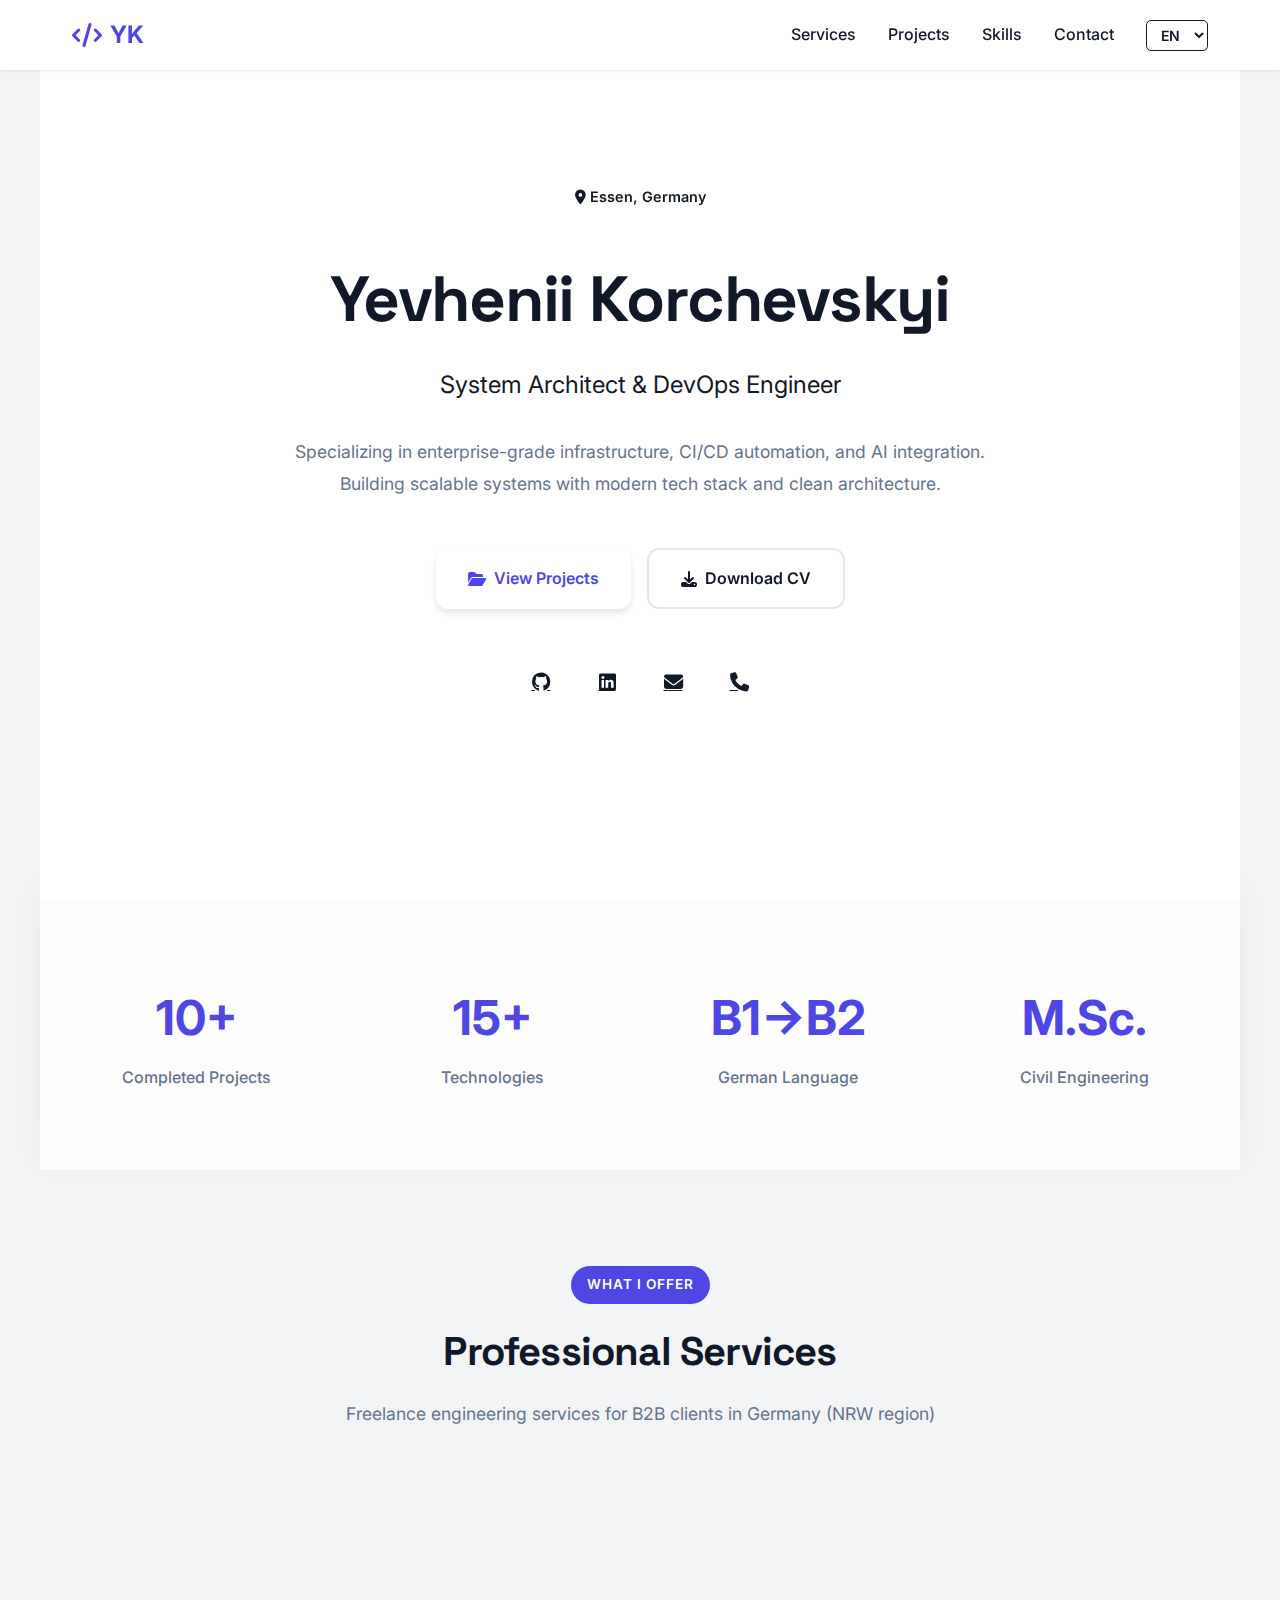
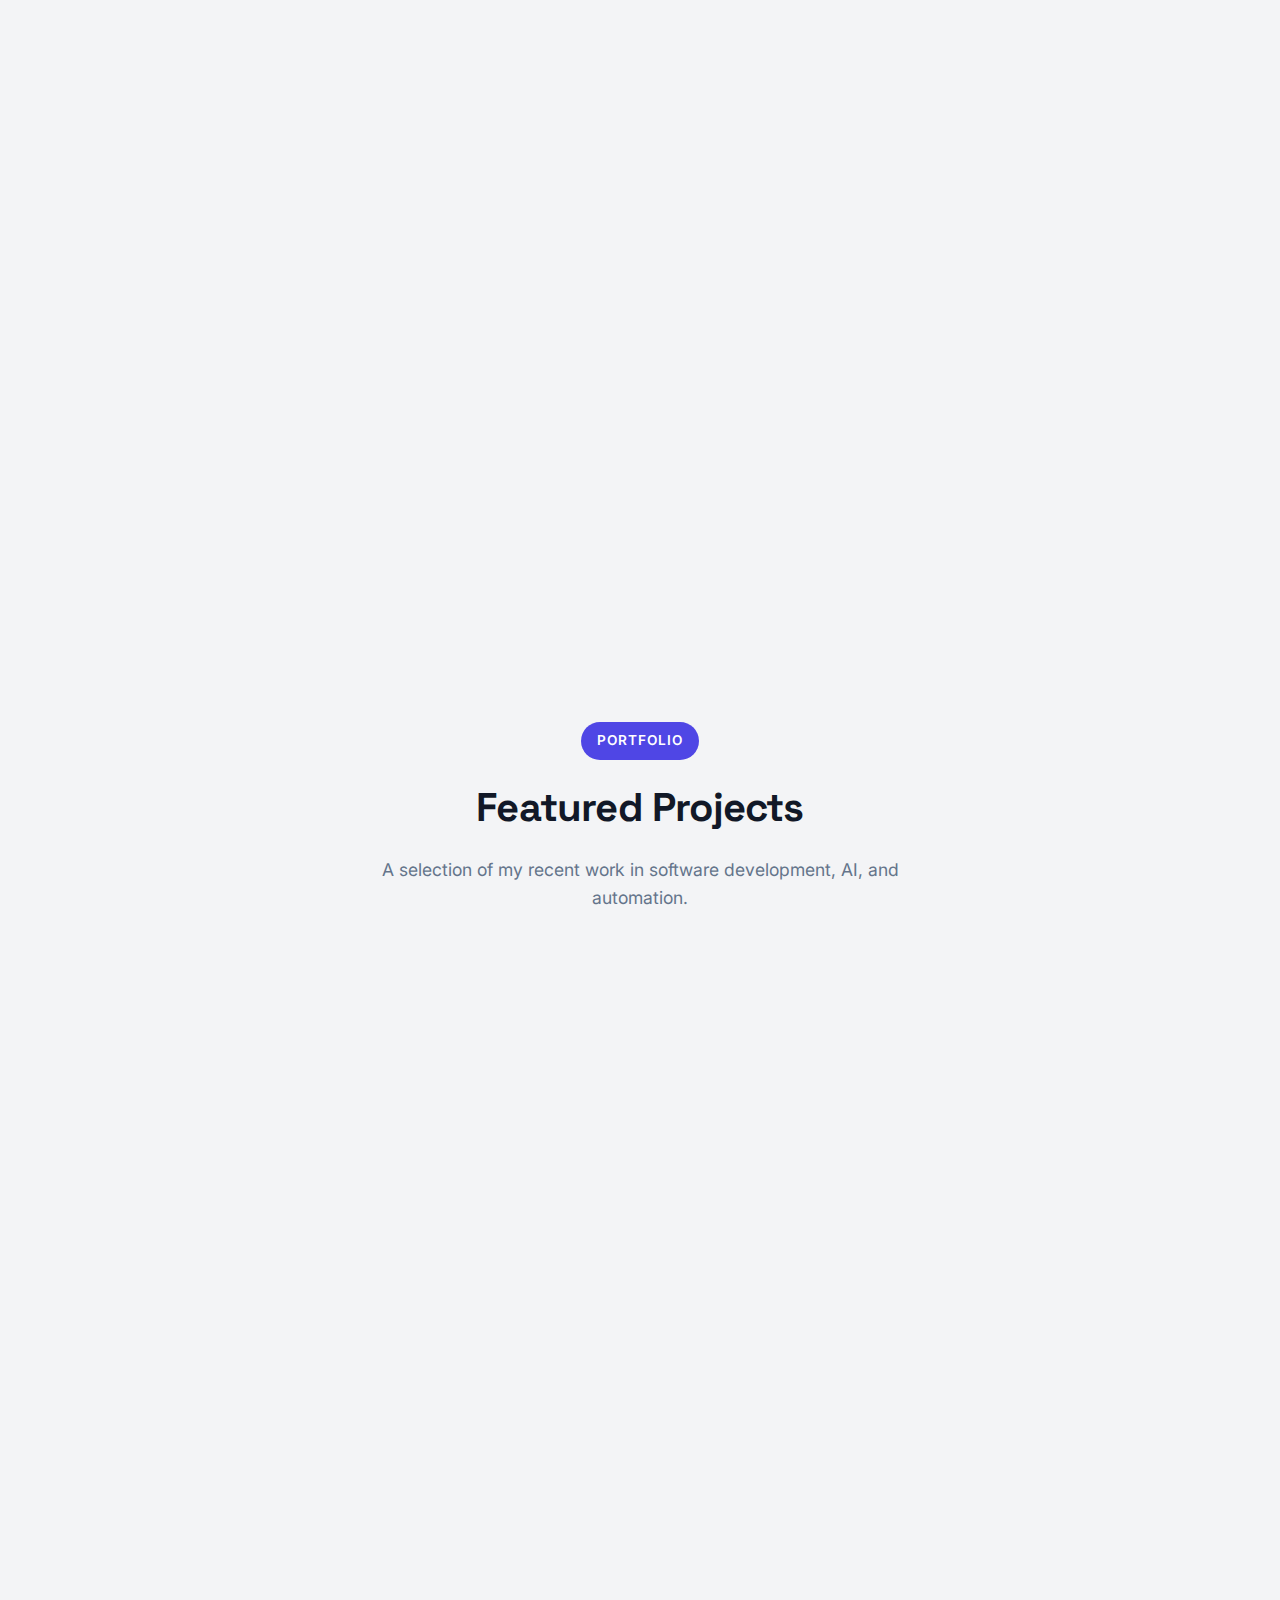
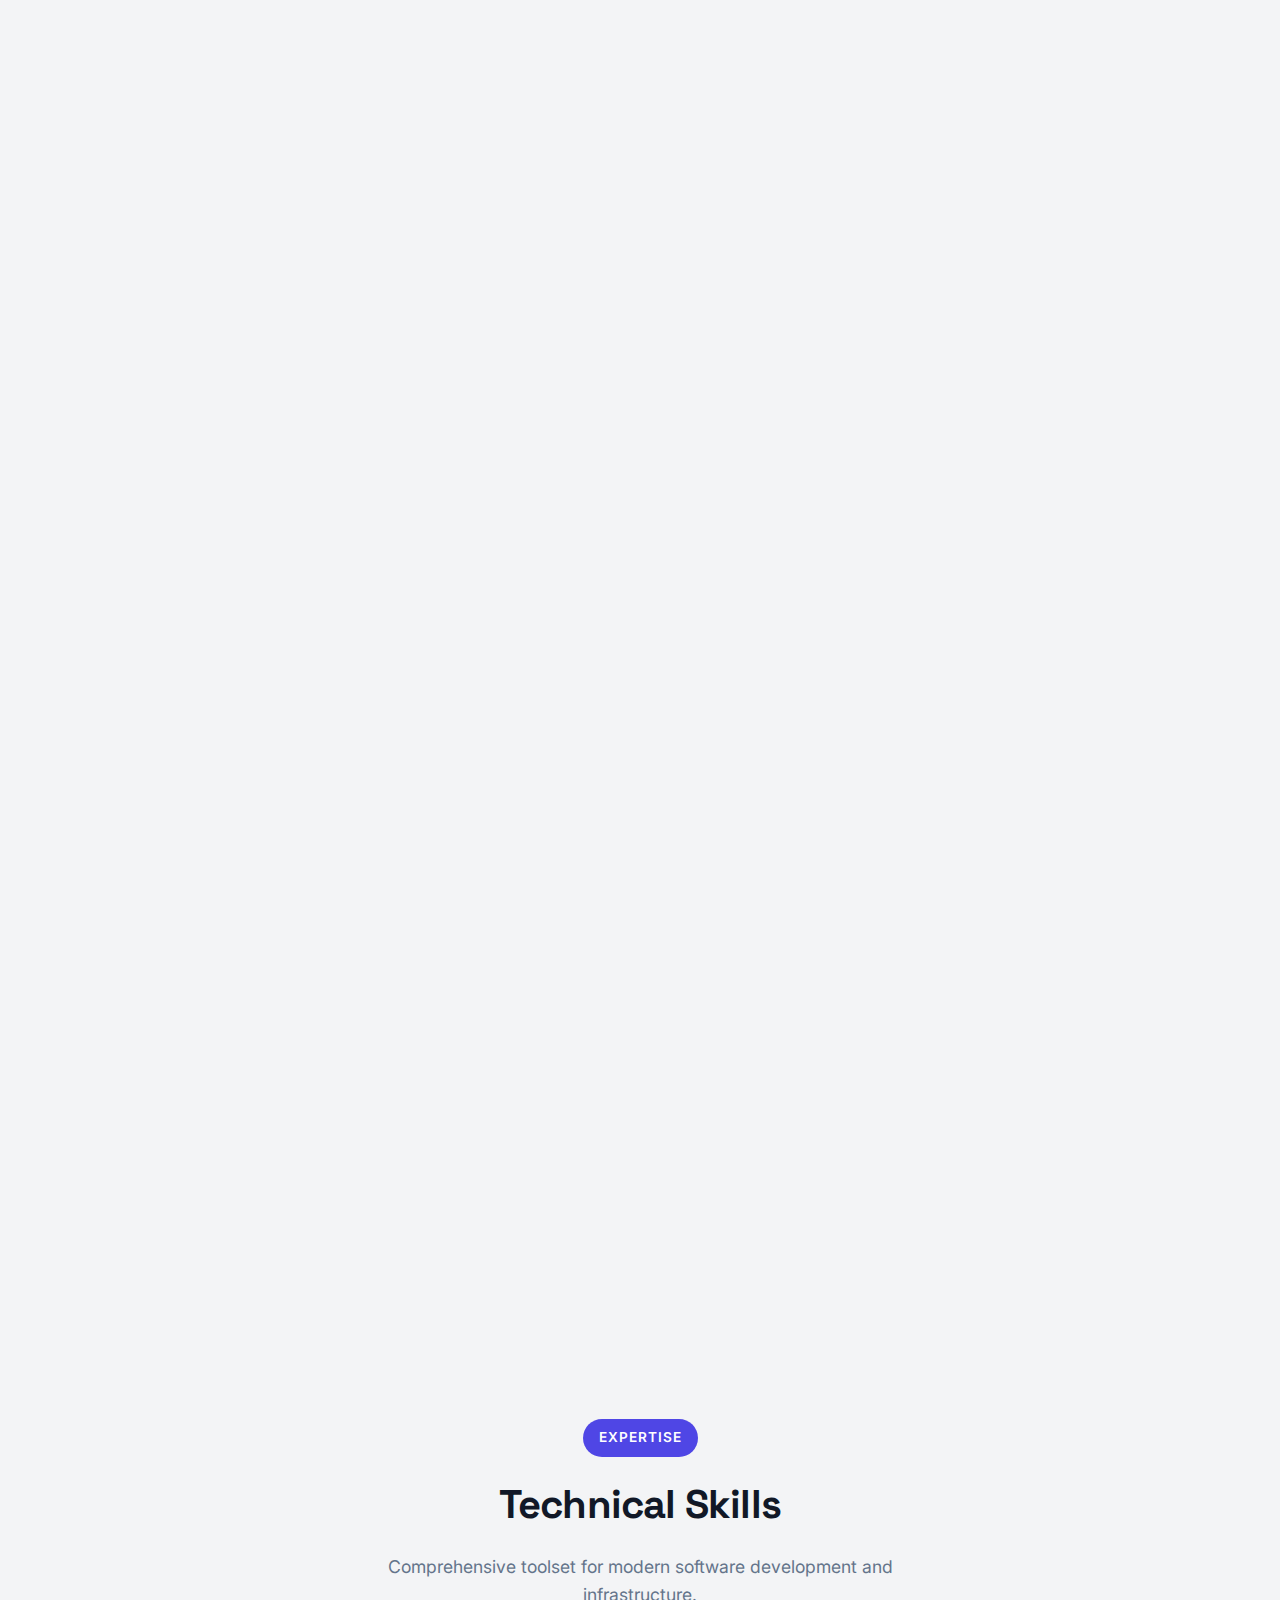
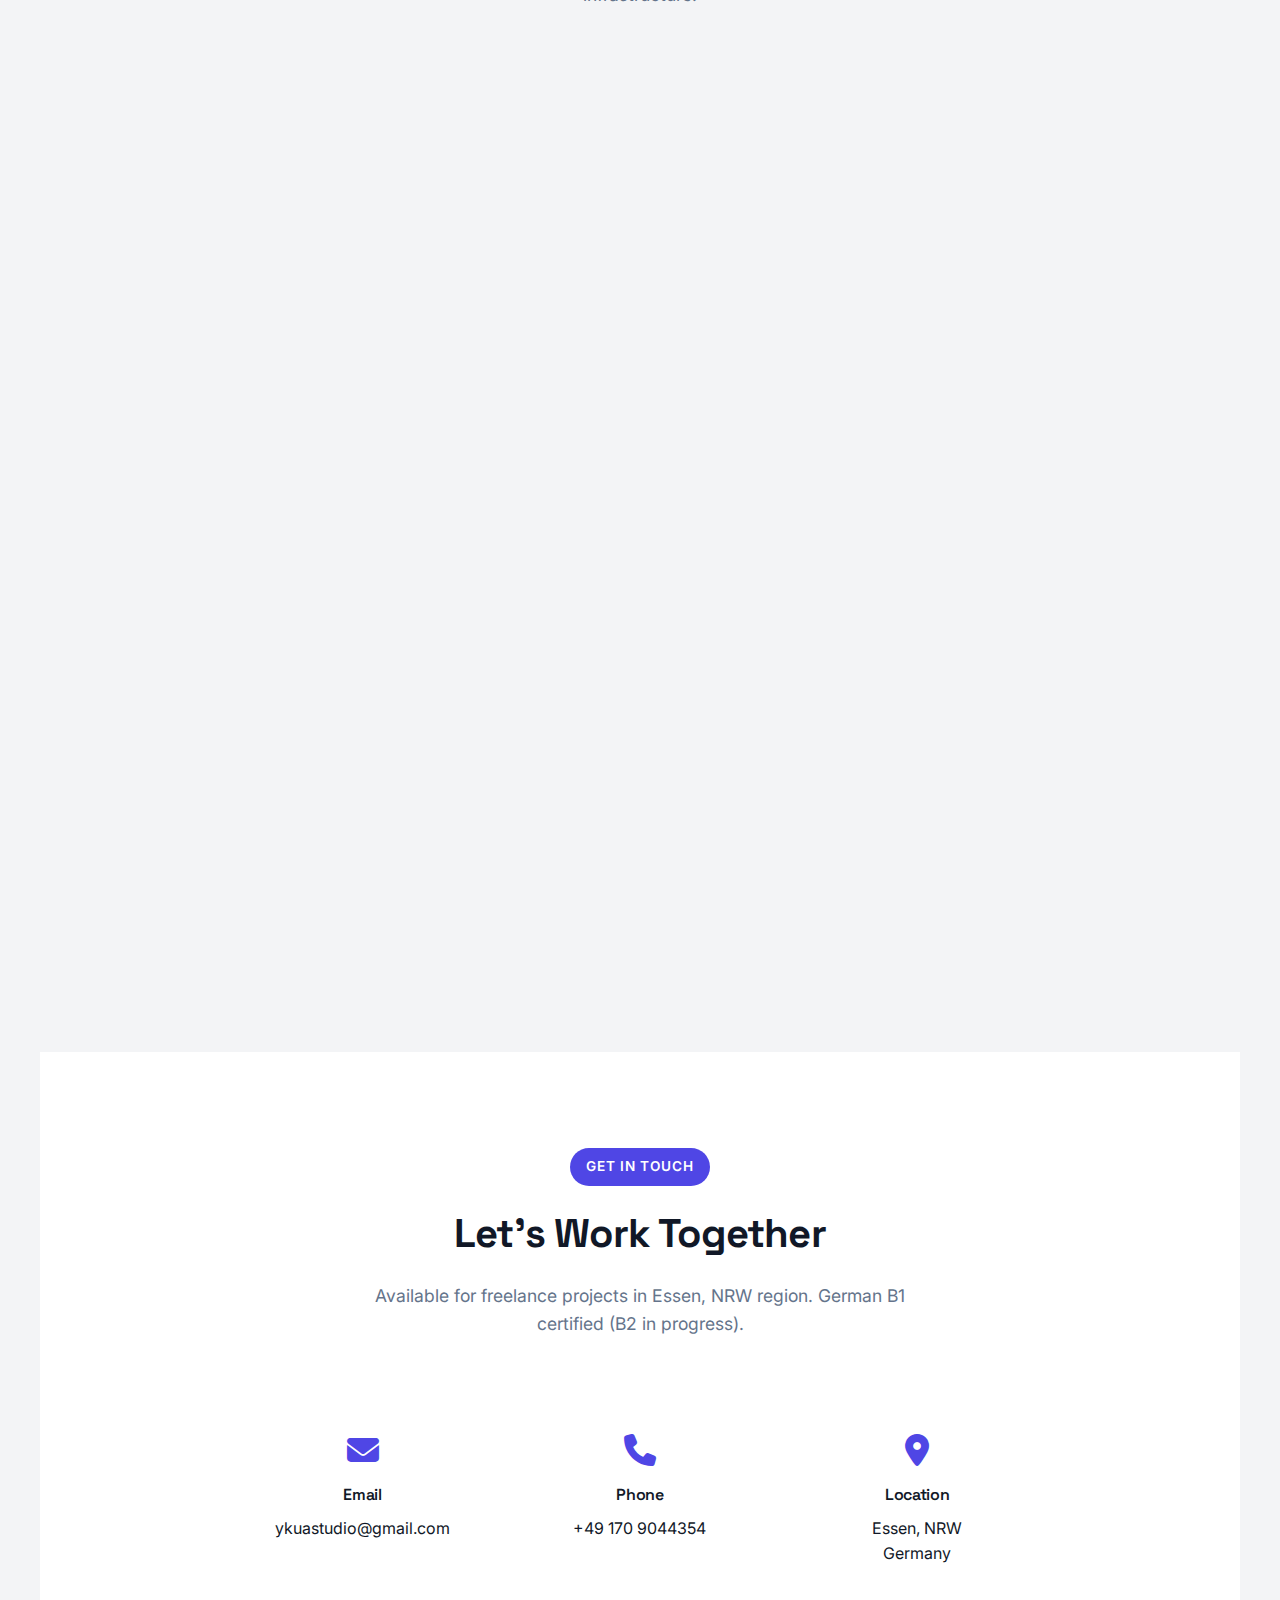
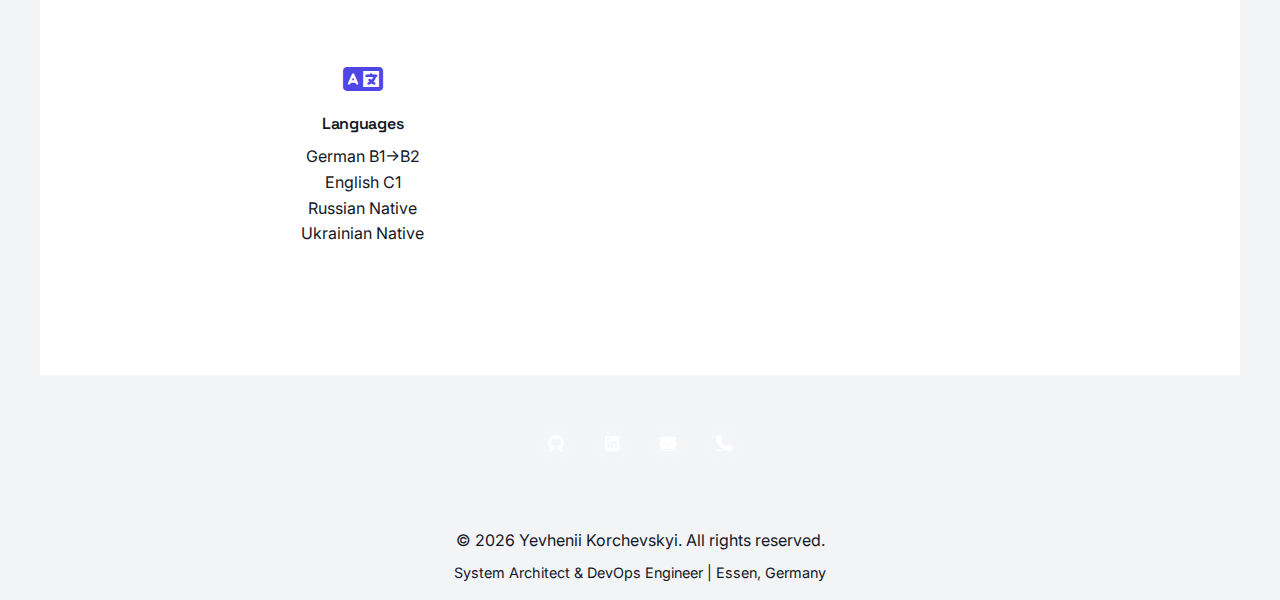
<file: index.html>
﻿<!DOCTYPE html>
<html lang="en">
<head>
    <meta charset="UTF-8">
    <meta name="viewport" content="width=device-width, initial-scale=1.0">
    <meta name="description" content="Yevhenii Korchevskyi - System Architect & DevOps Engineer | Portfolio">
    <meta name="keywords" content="DevOps, System Architecture, Python, FastAPI, Flutter, AI Integration">
    <title>Yevhenii Korchevskyi | System Architect & DevOps Engineer</title>
    
    <!-- Fonts -->
    <link rel="preconnect" href="https://fonts.googleapis.com">
    <link rel="preconnect" href="https://fonts.gstatic.com" crossorigin>
    <link href="https://fonts.googleapis.com/css2?family=Inter:wght@300;400;500;600;700&family=JetBrains+Mono:wght@400;500&family=Space+Grotesk:wght@500;600;700&display=swap" rel="stylesheet">
    
    <!-- Font Awesome -->
    <link rel="stylesheet" href="https://cdnjs.cloudflare.com/ajax/libs/font-awesome/6.5.1/css/all.min.css">
    
    <style>
        * {
            margin: 0;
            padding: 0;
            box-sizing: border-box;
        }

        :root {
            --primary: #4f46e5;
            --primary-dark: #4338ca;
            --secondary: #10b981;
            --accent: #f59e0b;
            
            /* Light Theme */
            --bg-primary: #ffffff;
            --bg-secondary: #f3f4f6;
            --text-primary: #111827;
            --text-secondary: #64748b;
            --border-color: #e2e8f0;
            --card-bg: rgba(255, 255, 255, 0.8);
            --nav-bg: rgba(255, 255, 255, 0.95);
            
            --gradient-1: linear-gradient(135deg, #4f46e5 0%, #818cf8 100%);
            --gradient-2: linear-gradient(135deg, #0f172a 0%, #334155 100%);
            --gradient-3: linear-gradient(135deg, #4facfe 0%, #00f2fe 100%);
        }

        [data-theme="dark"] {
            --bg-primary: #020617;
            --bg-secondary: #0f172a;
            --text-primary: #ffffff;
            --text-secondary: #cbd5e1;
            --border-color: rgba(255, 255, 255, 0.08);
            --card-bg: rgba(30, 41, 59, 0.4);
            --nav-bg: rgba(2, 6, 23, 0.95);
        }

        body {
            font-family: 'Inter', -apple-system, BlinkMacSystemFont, 'Segoe UI', sans-serif;
            line-height: 1.6;
            color: var(--text-primary);
            background: var(--bg-secondary);
            overflow-x: hidden;
            transition: background-color 0.3s ease, color 0.3s ease;
        }

        /* Deep Tech background только для dark mode */
        [data-theme="dark"] body {
            background-color: #020617;
            background-image: 
                radial-gradient(circle at 15% 50%, rgba(79, 70, 229, 0.08), transparent 25%), 
                radial-gradient(circle at 85% 30%, rgba(16, 185, 129, 0.05), transparent 25%);
            background-attachment: fixed;
        }

        h1, h2, h3, h4, h5, h6 {
            font-family: 'Space Grotesk', 'Inter', sans-serif;
            letter-spacing: -0.02em;
            font-weight: 700;
        }

        /* Navigation */
        .navbar {
            position: fixed;
            top: 0;
            width: 100%;
            background: var(--nav-bg);
            backdrop-filter: blur(10px);
            box-shadow: 0 1px 3px rgba(0, 0, 0, 0.1);
            z-index: 1000;
            transition: all 0.3s ease;
        }

        .navbar.scrolled {
            box-shadow: 0 4px 6px rgba(0, 0, 0, 0.1);
        }

        .nav-container {
            max-width: 1200px;
            margin: 0 auto;
            padding: 1rem 2rem;
            display: flex;
            justify-content: space-between;
            align-items: center;
        }

        .nav-logo {
            font-size: 1.5rem;
            font-weight: 700;
            color: var(--primary);
            text-decoration: none;
            display: flex;
            align-items: center;
            gap: 0.5rem;
        }

        .nav-menu {
            display: flex;
            gap: 2rem;
            list-style: none;
            align-items: center;
        }

        .nav-menu a {
            color: var(--text-primary);
            text-decoration: none;
            font-weight: 500;
            transition: color 0.3s ease;
            position: relative;
            user-select: none;
            -webkit-user-select: none;
        }

        .nav-menu a:hover {
            color: var(--primary);
        }

        /* Theme & Language Switchers */
        .nav-controls {
            display: flex;
            gap: 1rem;
            align-items: center;
        }

        .theme-toggle, .lang-toggle {
            background: none;
            border: 2px solid var(--border-color);
            color: var(--text-primary);
            padding: 0.5rem 1rem;
            border-radius: 8px;
            cursor: pointer;
            font-weight: 600;
            transition: all 0.3s ease;
            display: flex;
            align-items: center;
            gap: 0.5rem;
            user-select: none;
            -webkit-user-select: none;
            font-family: inherit;
            font-size: inherit;
            outline: none;
            position: relative;
            z-index: 1001;
        }

        .theme-toggle:hover, .lang-toggle:hover {
            border-color: var(--primary);
            color: var(--primary);
        }

        .lang-option {
            padding: 0.25rem 0.5rem;
            cursor: pointer;
            border-radius: 4px;
            transition: background 0.2s;
            user-select: none;
            -webkit-user-select: none;
            -moz-user-select: none;
            -ms-user-select: none;
        }

        .lang-option.active {
            background: var(--primary);
            color: white;
        }

        .nav-menu a::after {
            content: '';
            position: absolute;
            bottom: -5px;
            left: 0;
            width: 0;
            height: 2px;
            background: var(--primary);
            transition: width 0.3s ease;
        }

        .nav-menu a:hover::after {
            width: 100%;
        }

        .lang-switch {
            padding: 0.5rem 1rem;
            border: 2px solid var(--primary);
            border-radius: 8px;
            background: transparent;
            color: var(--primary);
            font-weight: 600;
            cursor: pointer;
            transition: all 0.3s ease;
        }

        .lang-switch:hover {
            background: var(--primary);
            color: white;
        }

        /* Hamburger Menu */
        .hamburger {
            display: none;
            flex-direction: column;
            gap: 5px;
            cursor: pointer;
            padding: 0.5rem;
            z-index: 1001;
        }

        .hamburger span {
            width: 25px;
            height: 3px;
            background: var(--text-primary);
            border-radius: 2px;
            transition: all 0.3s ease;
        }

        .hamburger.active span:nth-child(1) {
            transform: rotate(45deg) translate(8px, 8px);
        }

        .hamburger.active span:nth-child(2) {
            opacity: 0;
        }

        .hamburger.active span:nth-child(3) {
            transform: rotate(-45deg) translate(7px, -7px);
        }

        @media (max-width: 768px) {
            .hamburger {
                display: flex;
            }

            .nav-menu {
                position: fixed;
                left: -100%;
                top: 70px;
                flex-direction: column;
                background: var(--nav-bg);
                width: 100%;
                text-align: center;
                transition: left 0.3s ease;
                box-shadow: 0 10px 27px rgba(0, 0, 0, 0.1);
                padding: 2rem 0;
                backdrop-filter: blur(10px);
            }

            .nav-menu.active {
                left: 0;
            }

            .nav-menu li {
                margin: 1rem 0;
            }
        }

        /* Hero Section */
        .hero {
            min-height: 100vh;
            display: flex;
            align-items: center;
            justify-content: center;
            background: var(--bg-primary);
            position: relative;
            overflow: hidden;
            padding-top: 80px;
        }

        .hero::before {
            content: '';
            position: absolute;
            top: 0;
            left: 0;
            right: 0;
            bottom: 0;
            background: url('data:image/svg+xml,<svg xmlns="http://www.w3.org/2000/svg" viewBox="0 0 1440 320"><path fill="%23ffffff" fill-opacity="0.1" d="M0,96L48,112C96,128,192,160,288,160C384,160,480,128,576,122.7C672,117,768,139,864,154.7C960,171,1056,181,1152,165.3C1248,149,1344,107,1392,85.3L1440,64L1440,320L1392,320C1344,320,1248,320,1152,320C1056,320,960,320,864,320C768,320,672,320,576,320C480,320,384,320,288,320C192,320,96,320,48,320L0,320Z"></path></svg>') no-repeat bottom;
            background-size: cover;
        }

        .hero-content {
            max-width: 1200px;
            margin: 0 auto;
            padding: 2rem;
            text-align: center;
            position: relative;
            z-index: 1;
        }

        .hero-badge {
            display: inline-block;
            background: rgba(255, 255, 255, 0.2);
            backdrop-filter: blur(10px);
            padding: 0.5rem 1.5rem;
            border-radius: 50px;
            color: var(--text-primary);
            font-size: 0.9rem;
            font-weight: 600;
            margin-bottom: 2rem;
            animation: fadeInDown 0.8s ease;
        }

        .hero h1 {
            font-size: 4rem;
            font-weight: 700;
            color: var(--text-primary);
            margin-bottom: 1rem;
            animation: fadeInUp 0.8s ease 0.2s backwards;
        }

        .hero .tagline {
            font-size: 1.5rem;
            color: var(--text-primary);
            margin-bottom: 2rem;
            animation: fadeInUp 0.8s ease 0.4s backwards;
        }

        .hero .subtitle {
            font-size: 1.1rem;
            color: var(--text-secondary);
            max-width: 700px;
            margin: 0 auto 3rem;
            line-height: 1.8;
            animation: fadeInUp 0.8s ease 0.6s backwards;
        }

        .hero-buttons {
            display: flex;
            gap: 1rem;
            justify-content: center;
            flex-wrap: wrap;
            animation: fadeInUp 0.8s ease 0.8s backwards;
        }

        .btn {
            padding: 1rem 2rem;
            border-radius: 12px;
            font-weight: 600;
            text-decoration: none;
            transition: all 0.3s ease;
            display: inline-flex;
            align-items: center;
            gap: 0.5rem;
            user-select: none;
            -webkit-user-select: none;
        }

        .btn-primary {
            background: white;
            color: var(--primary);
            box-shadow: 0 4px 6px rgba(0, 0, 0, 0.1);
        }

        .btn-primary:hover {
            transform: translateY(-2px);
            box-shadow: 0 6px 12px rgba(0, 0, 0, 0.15);
        }

        .btn-secondary {
            background: rgba(255, 255, 255, 0.2);
            color: var(--text-primary);
            border: 2px solid var(--border-color);
            backdrop-filter: blur(10px);
        }

        .btn-secondary:hover {
            background: var(--card-bg);
            color: var(--primary);
        }

        .hero-social {
            display: flex;
            gap: 1rem;
            justify-content: center;
            margin-top: 3rem;
            animation: fadeInUp 0.8s ease 1s backwards;
        }

        .social-link {
            width: 50px;
            height: 50px;
            border-radius: 50%;
            background: rgba(255, 255, 255, 0.2);
            backdrop-filter: blur(10px);
            display: flex;
            align-items: center;
            justify-content: center;
            color: var(--text-primary);
            font-size: 1.2rem;
            transition: all 0.3s ease;
        }

        .social-link:hover {
            background: var(--primary);
            color: white;
            transform: translateY(-5px);
        }

        /* Stats Section */
        .stats {
            background: var(--card-bg);
            padding: 4rem 2rem;
            box-shadow: 0 -10px 30px rgba(0, 0, 0, 0.05);
            transition: background-color 0.3s ease;
        }

        .stats-grid {
            max-width: 1200px;
            margin: 0 auto;
            display: grid;
            grid-template-columns: repeat(auto-fit, minmax(200px, 1fr));
            gap: 3rem;
            text-align: center;
        }

        .stat-item {
            padding: 1rem;
        }

        .stat-number {
            font-size: 3rem;
            font-weight: 700;
            color: var(--primary);
            display: block;
            margin-bottom: 0.5rem;
        }

        .stat-label {
            font-size: 1rem;
            color: var(--text-secondary);
            font-weight: 500;
        }

        /* Section Styles */
        section {
            padding: 6rem 2rem;
            max-width: 1200px;
            margin: 0 auto;
        }

        .section-header {
            text-align: center;
            margin-bottom: 4rem;
        }

        .section-badge {
            display: inline-block;
            background: var(--primary);
            color: white;
            padding: 0.5rem 1rem;
            border-radius: 50px;
            font-size: 0.85rem;
            font-weight: 600;
            margin-bottom: 1rem;
            text-transform: uppercase;
            letter-spacing: 1px;
        }

        .section-title {
            font-size: 2.5rem;
            font-weight: 700;
            color: var(--text-primary);
            margin-bottom: 1rem;
            transition: color 0.3s ease;
        }

        .section-subtitle {
            font-size: 1.1rem;
            color: var(--text-secondary);
            max-width: 600px;
            margin: 0 auto;
            transition: color 0.3s ease;
        }

        /* Services Section */
        .services-grid {
            display: grid;
            grid-template-columns: repeat(auto-fit, minmax(300px, 1fr));
            gap: 2rem;
        }

        .service-card {
            background: var(--card-bg);
            padding: 2.5rem;
            border-radius: 16px;
            border: 1px solid var(--border-color);
            backdrop-filter: blur(12px);
            -webkit-backdrop-filter: blur(12px);
            transition: all 0.3s ease;
            position: relative;
            overflow: hidden;
        }

        .service-card::before {
            content: '';
            position: absolute;
            top: 0;
            left: 0;
            width: 100%;
            height: 4px;
            background: var(--gradient-1);
        }

        .service-card:nth-child(2)::before {
            background: var(--gradient-2);
        }

        .service-card:nth-child(3)::before {
            background: var(--gradient-3);
        }

        .service-card:hover {
            transform: translateY(-4px);
            border-color: var(--primary);
            box-shadow: 0 20px 40px -20px rgba(0, 0, 0, 0.3);
        }

        .service-icon {
            width: 60px;
            height: 60px;
            border-radius: 12px;
            background: var(--gradient-1);
            display: flex;
            align-items: center;
            justify-content: center;
            color: white; /* Оставляем white - иконка на цветном фоне */
            font-size: 1.5rem;
            margin-bottom: 1.5rem;
        }

        .service-card:nth-child(2) .service-icon {
            background: var(--gradient-2);
        }

        .service-card:nth-child(3) .service-icon {
            background: var(--gradient-3);
        }

        .service-card h3 {
            font-size: 1.5rem;
            margin-bottom: 1rem;
            color: var(--text-primary);
            transition: color 0.3s ease;
        }

        [data-theme="dark"] .service-card h3 {
            color: #ffffff;
        }

        .service-card p {
            color: var(--text-secondary);
            margin-bottom: 1.5rem;
            line-height: 1.8;
            transition: color 0.3s ease;
        }

        [data-theme="dark"] .service-card p {
            color: #cbd5e1;
        }

        .service-features {
            list-style: none;
            padding: 0;
        }

        .service-features li {
            padding: 0.5rem 0;
            color: var(--text-secondary);
            display: flex;
            align-items: center;
            gap: 0.75rem;
            transition: color 0.3s ease;
        }

        .service-features li::before {
            content: '✓';
            color: var(--secondary);
            font-weight: bold;
            font-size: 1.2rem;
        }

        /* Projects Section */
        .projects-grid {
            display: grid;
            grid-template-columns: repeat(auto-fill, minmax(350px, 1fr));
            gap: 1.5rem;
        }

        /* Bento Grid Layout - разные размеры карточек */
        @media (min-width: 768px) {
            .projects-grid {
                grid-template-columns: repeat(12, 1fr);
            }

            .project-card:nth-child(1) {
                grid-column: span 8;
                grid-row: span 2;
            }

            .project-card:nth-child(2) {
                grid-column: span 4;
            }

            .project-card:nth-child(3) {
                grid-column: span 4;
            }

            .project-card:nth-child(4) {
                grid-column: span 6;
            }

            .project-card:nth-child(5) {
                grid-column: span 6;
            }

            .project-card:nth-child(6) {
                grid-column: span 4;
            }

            .project-card:nth-child(7) {
                grid-column: span 8;
            }

            .project-card:nth-child(8) {
                grid-column: span 12;
            }
        }

        .project-card {
            background: var(--card-bg);
            border-radius: 16px;
            overflow: hidden;
            box-shadow: 
                0 0 0 1px rgba(0,0,0,0.05),
                0 4px 6px -1px rgba(0,0,0,0.1),
                0 2px 4px -1px rgba(0,0,0,0.06);
            transition: all 0.3s ease;
        }

        .project-card:hover {
            transform: translateY(-5px);
            box-shadow: 
                0 0 0 1px rgba(79, 70, 229, 0.1),
                0 20px 25px -5px rgba(0,0,0,0.1),
                0 10px 10px -5px rgba(0,0,0,0.04);
        }

        /* Spotlight Effect */
        .project-card::before, .service-card::before {
            content: '';
            position: absolute;
            top: 0;
            left: 0;
            right: 0;
            bottom: 0;
            border-radius: inherit;
            background: radial-gradient(800px circle at var(--mouse-x) var(--mouse-y), rgba(255,255,255,0.06), transparent 40%);
            z-index: 3;
            opacity: 0;
            transition: opacity 0.5s ease;
            pointer-events: none;
        }

        .project-card:hover::before, .service-card:hover::before {
            opacity: 1;
        }

        .project-header {
            padding: 1.5rem 1.5rem 0.5rem;
            background: transparent;
            border-bottom: 1px solid rgba(255, 255, 255, 0.05);
        }

        /* Project header text - яркий цвет для обеих тем */
        .project-header,
        .project-header h3 {
            color: var(--text-primary);
        }

        /* Headers with dark backgrounds */
        .project-header.has-bg,
        .project-header.has-bg h3,
        .project-header.has-bg .project-description {
            color: #ffffff !important;
            text-shadow: 0 1px 3px rgba(0,0,0,0.3);
        }

        /* Для dark mode - еще ярче */
        [data-theme="dark"] .project-header,
        [data-theme="dark"] .project-header h3 {
            color: #ffffff;
        }

        .project-badge {
            display: inline-block;
            background: rgba(255, 255, 255, 0.2);
            padding: 0.25rem 0.75rem;
            border-radius: 50px;
            font-size: 0.75rem;
            font-weight: 600;
            margin-bottom: 0.5rem;
            color: var(--text-primary);
        }

        /* Для dark mode - белый текст */
        [data-theme="dark"] .project-badge {
            color: #ffffff !important;
            background: rgba(255, 255, 255, 0.2) !important;
            font-weight: 700;
        }

        .project-card h3 {
            font-size: 1.3rem;
            margin-bottom: 0.5rem;
            color: var(--text-primary);
        }

        [data-theme="dark"] .project-card h3 {
            color: #ffffff;
        }

        .project-card .project-description {
            font-size: 0.9rem;
            color: var(--text-secondary);
        }

        [data-theme="dark"] .project-card .project-description {
            color: #cbd5e1;
        }

        .project-body {
            padding: 1.5rem;
        }

        .project-body p {
            color: var(--text-secondary);
            line-height: 1.8;
            transition: color 0.3s ease;
        }

        .project-tech {
            display: flex;
            flex-wrap: wrap;
            gap: 0.5rem;
            margin-bottom: 1rem;
        }

        .tech-tag {
            display: inline-block;
            padding: 0.35rem 0.75rem;
            background: rgba(255, 255, 255, 0.05);
            border: 1px solid rgba(255, 255, 255, 0.1);
            color: #e2e8f0;
            border-radius: 6px;
            font-size: 0.75rem;
            font-family: 'JetBrains Mono', monospace;
            font-weight: 500;
            transition: all 0.3s ease;
        }

        .project-links {
            display: flex;
            gap: 1rem;
            margin-top: 1rem;
        }

        .project-link {
            flex: 1;
            padding: 0.75rem;
            border-radius: 8px;
            text-align: center;
            text-decoration: none;
            font-weight: 600;
            transition: all 0.3s ease;
        }

        .project-link.primary {
            background: var(--primary);
            color: white; /* Оставляем - белый на цветной кнопке */
        }

        .project-link.primary:hover {
            background: var(--primary-dark);
        }

        .project-link.secondary {
            background: var(--bg-secondary);
            color: var(--text-primary);
            border: 1px solid var(--border-color);
        }

        .project-link.secondary:hover {
            background: var(--border-color);
        }

        /* Skills Section */
        .skills-container {
            display: grid;
            grid-template-columns: repeat(auto-fit, minmax(250px, 1fr));
            gap: 2rem;
        }

        .skill-category {
            background: var(--card-bg);
            padding: 2rem;
            border-radius: 16px;
            border: 1px solid var(--border-color);
            backdrop-filter: blur(12px);
            -webkit-backdrop-filter: blur(12px);
            transition: all 0.3s ease;
        }

        .skill-category:hover {
            transform: translateY(-4px);
            border-color: var(--primary);
            box-shadow: 0 20px 40px -20px rgba(0, 0, 0, 0.3);
        }

        .skill-category h3 {
            font-size: 1.3rem;
            margin-bottom: 1.5rem;
            color: var(--text-primary);
            font-weight: 600;
            display: flex;
            align-items: center;
            gap: 0.75rem;
        }

        .skill-category h3 i {
            color: var(--primary);
        }

        /* Icon glow только для dark mode */
        [data-theme="dark"] .skill-category h3 i {
            text-shadow: 0 0 15px rgba(129, 140, 248, 0.3);
        }

        .skill-list {
            list-style: none;
        }

        .skill-item {
            padding: 0.75rem 0;
            color: var(--text-secondary);
            display: flex;
            align-items: center;
            gap: 0.75rem;
            border-bottom: 1px solid var(--border-color);
        }

        .skill-item:last-child {
            border-bottom: none;
        }

        .skill-item::before {
            content: '▸';
            color: var(--primary);
            font-weight: bold;
        }

        /* Contact Section */
        .contact {
            background: white;
            padding: 6rem 2rem;
        }

        .contact-container {
            max-width: 800px;
            margin: 0 auto;
            text-align: center;
        }

        .contact-info {
            display: grid;
            grid-template-columns: repeat(auto-fit, minmax(200px, 1fr));
            gap: 2rem;
            margin-top: 3rem;
        }

        .contact-item {
            padding: 2rem;
            background: var(--bg-light);
            border-radius: 12px;
            transition: all 0.3s ease;
        }

        .contact-item:hover {
            background: var(--primary);
            color: white;
            transform: translateY(-5px);
        }

        .contact-item i {
            font-size: 2rem;
            margin-bottom: 1rem;
            color: var(--primary);
        }

        .contact-item:hover i {
            color: white;
        }

        .contact-item h3 {
            font-size: 1rem;
            margin-bottom: 0.5rem;
            font-weight: 600;
        }

        .contact-item a {
            color: var(--text-light);
            text-decoration: none;
            transition: color 0.3s ease;
        }

        .contact-item:hover a {
            color: white;
        }

        /* Footer */
        footer {
            background: var(--bg-dark);
            color: var(--text-white);
            padding: 3rem 2rem 1rem;
            text-align: center;
        }

        .footer-content {
            max-width: 1200px;
            margin: 0 auto;
        }

        .footer-social {
            display: flex;
            gap: 1rem;
            justify-content: center;
            margin-bottom: 2rem;
        }

        .footer-social a {
            width: 40px;
            height: 40px;
            border-radius: 50%;
            background: rgba(255, 255, 255, 0.1);
            display: flex;
            align-items: center;
            justify-content: center;
            color: white;
            transition: all 0.3s ease;
        }

        .footer-social a:hover {
            background: var(--primary);
            transform: translateY(-3px);
        }

        .footer-bottom {
            margin-top: 2rem;
            padding-top: 2rem;
            border-top: 1px solid rgba(255, 255, 255, 0.1);
            color: var(--text-light);
        }

        /* Animations */
        @keyframes fadeInUp {
            from {
                opacity: 0;
                transform: translateY(30px);
            }
            to {
                opacity: 1;
                transform: translateY(0);
            }
        }

        @keyframes fadeInDown {
            from {
                opacity: 0;
                transform: translateY(-30px);
            }
            to {
                opacity: 1;
                transform: translateY(0);
            }
        }

        /* Responsive */
        @media (max-width: 768px) {
            .nav-controls {
                gap: 0.5rem;
            }

            .theme-toggle, .lang-toggle {
                padding: 0.4rem 0.8rem;
                font-size: 0.85rem;
            }

            .hero h1 {
                font-size: 2.5rem;
            }

            .hero .tagline {
                font-size: 1.2rem;
            }

            .section-title {
                font-size: 2rem;
            }

            .projects-grid {
                grid-template-columns: 1fr;
            }

            .skills-container {
                grid-template-columns: 1fr;
            }

            .contact-info {
                grid-template-columns: 1fr;
            }
        }

        /* Scroll Progress Bar */
        .progress-bar {
            position: fixed;
            top: 0;
            left: 0;
            height: 3px;
            background: var(--primary);
            z-index: 9999;
            transition: width 0.1s ease;
        }
    </style>
</head>
<body>
    <!-- Progress Bar -->
    <div class="progress-bar" id="progressBar"></div>

    <!-- Navigation -->
    <nav class="navbar" id="navbar">
        <div class="nav-container">
            <a href="#" class="nav-logo">
                <i class="fas fa-code"></i>
                <span data-lang="name">YK</span>
            </a>
            
            <div class="hamburger" id="hamburger">
                <span></span>
                <span></span>
                <span></span>
            </div>
            
            <ul class="nav-menu" id="navMenu">
                <li><a href="#services" data-lang="nav-services">Services</a></li>
                <li><a href="#projects" data-lang="nav-projects">Projects</a></li>
                <li><a href="#skills" data-lang="nav-skills">Skills</a></li>
                <li><a href="#contact" data-lang="nav-contact">Contact</a></li>
                <li>
                    <select id="langToggle" class="lang-toggle" onchange="setLanguage(this.value)" style="background:transparent; border:1px solid var(--text-primary); color:var(--text-primary); padding:5px 10px; border-radius:5px; cursor:pointer; font-size:14px;">
                        <option value="en">EN</option>
                        <option value="de">DE</option>
                        <option value="ru">RU</option>
                        <option value="ua">UA</option>
                    </select>
                </li>
            </ul>
        </div>
    </nav>

    <!-- Hero Section -->
    <section class="hero">
        <div class="hero-content">
            <div class="hero-badge">
                <i class="fas fa-map-marker-alt"></i> Essen, Germany
            </div>
            <h1>Yevhenii Korchevskyi</h1>
            <p class="tagline" data-lang="hero-tagline">System Architect & DevOps Engineer</p>
            <p class="subtitle" data-lang="hero-subtitle">
                Specializing in enterprise-grade infrastructure, CI/CD automation, and AI integration. 
                Building scalable systems with modern tech stack and clean architecture.
            </p>
            <div class="hero-buttons">
                <a href="#projects" class="btn btn-primary">
                    <i class="fas fa-folder-open"></i> <span data-lang="btn-projects">View Projects</span>
                </a>
                <a href="assets/documents/CV_Yevhenii_Korchevskyi.pdf" class="btn btn-secondary" target="_blank">
                    <i class="fas fa-download"></i> <span data-lang="btn-cv">Download CV</span>
                </a>
            </div>
            <div class="hero-social">
                <a href="https://github.com/ANTIANT1" class="social-link" target="_blank">
                    <i class="fab fa-github"></i>
                </a>
                <a href="https://www.linkedin.com/in/yevhenii-korchevskyi-4bb58322b/" class="social-link" target="_blank">
                    <i class="fab fa-linkedin"></i>
                </a>
                <a href="mailto:xmrcapx@gmail.com" class="social-link">
                    <i class="fas fa-envelope"></i>
                </a>
                <a href="tel:+491709044354" class="social-link">
                    <i class="fas fa-phone"></i>
                </a>
            </div>
        </div>
    </section>

    <!-- Stats -->
    <section class="stats">
        <div class="stats-grid">
            <div class="stat-item">
                <span class="stat-number">10+</span>
                <span class="stat-label" data-lang="stat-projects">Completed Projects</span>
            </div>
            <div class="stat-item">
                <span class="stat-number">15+</span>
                <span class="stat-label" data-lang="stat-tech">Technologies</span>
            </div>
            <div class="stat-item">
                <span class="stat-number">B1→B2</span>
                <span class="stat-label" data-lang="stat-german">German Language</span>
            </div>
            <div class="stat-item">
                <span class="stat-number" data-lang="stat-degree">M.Sc.</span>
                <span class="stat-label">Civil Engineering</span>
            </div>
        </div>
    </section>

    <!-- Services Section -->
    <section id="services">
        <div class="section-header">
            <div class="section-badge" data-lang="services-badge">What I Offer</div>
            <h2 class="section-title" data-lang="services-title">Professional Services</h2>
            <p class="section-subtitle" data-lang="services-subtitle">
                Freelance engineering services for B2B clients in Germany (NRW region)
            </p>
        </div>

        <div class="services-grid">
            <div class="service-card">
                <div class="service-icon">
                    <i class="fas fa-server"></i>
                </div>
                <h3 data-lang="service-1-title">System Architecture & DevOps</h3>
                <p data-lang="service-1-desc">Design and implementation of CI/CD pipelines, containerization, and infrastructure automation.</p>
                <ul class="service-features">
                    <li data-lang="service-1-li-1">Docker & Kubernetes setup</li>
                    <li data-lang="service-1-li-2">GitHub Actions / GitLab CI</li>
                    <li data-lang="service-1-li-3">Backend API development (FastAPI, NestJS)</li>
                    <li data-lang="service-1-li-4">Database architecture (SQL/NoSQL)</li>
                </ul>
            </div>

            <div class="service-card">
                <div class="service-icon">
                    <i class="fas fa-camera"></i>
                </div>
                <h3 data-lang="service-2-title">Real Estate Visualization</h3>
                <p data-lang="service-2-desc">Professional photography and 360° virtual tours for real estate marketing.</p>
                <ul class="service-features">
                    <li data-lang="service-2-li-1">Interior & exterior photography</li>
                    <li data-lang="service-2-li-2">360° virtual tours (interactive)</li>
                    <li data-lang="service-2-li-3">Video tours with music & text</li>
                    <li data-lang="service-2-li-4">Drone footage (planned: A2 license)</li>
                </ul>
            </div>

            <div class="service-card">
                <div class="service-icon">
                    <i class="fas fa-robot"></i>
                </div>
                <h3 data-lang="service-3-title">AI Integration & Automation</h3>
                <p data-lang="service-3-desc">Multi-LLM integration, intelligent automation pipelines, and custom AI-powered solutions.</p>
                <ul class="service-features">
                    <li data-lang="service-3-li-1">Multi-LLM Integration (OpenAI, Claude, Gemini)</li>
                    <li data-lang="service-3-li-2">Custom MCP servers for AI workflows</li>
                    <li data-lang="service-3-li-3">Document processing pipelines (ETL)</li>
                    <li data-lang="service-3-li-4">Webhook automation (n8n, Zapier)</li>
                </ul>
            </div>
        </div>
    </section>

    <!-- Projects Section -->
    <section id="projects">
        <div class="section-header">
            <div class="section-badge" data-lang="projects-badge">Portfolio</div>
            <h2 class="section-title" data-lang="projects-title">Featured Projects</h2>
            <p class="section-subtitle" data-lang="projects-subtitle">
                Real-world projects demonstrating technical expertise and problem-solving skills
            </p>
        </div>

        <div class="projects-grid">
            <!-- DreamVerse -->
            <div class="project-card">
                <div class="project-header">
                    <div class="project-badge"><i class="fas fa-globe"></i> Next-Gen Sandbox MMORPG</div>
                    <h3>DreamVerse</h3>
                    <p class="project-description" data-lang="dreamverse-desc">The first AI-native game where players become architects of reality itself</p>
                </div>
                <div class="project-body">
                    <div class="project-tech">
                        <span class="tech-tag">Unreal Engine 5.7</span>
                        <span class="tech-tag">GPT-4o</span>
                        <span class="tech-tag">GraphRAG</span>
                        <span class="tech-tag">ERC-6551</span>
                        <span class="tech-tag">Polygon zkEVM</span>
                    </div>
                    
                    <p data-lang="dreamverse-p1"><strong>Revolutionary Game Design:</strong> No classes, no pre-defined roles. Your identity is defined by what you hold—weapons are programmable platforms with memory slots for skills (NFT-based). Design your own weapon forms through AI "Demiurge" system, from Heavy Souls-like builds to GunZ K-Style speedsters. Physics adapts to your equipment load: <30% = air-strafe mobility, >70% = tank poise.</p>
                    
                    <p data-lang="dreamverse-p2"><strong>Living World Economy:</strong> Hexagonal land NFT system with territorial DAO governance. Players own plots, build infrastructure, mine resources, and tax trade routes. Procedural generation creates endless biomes. Wave-based expansion unlocks new continents (Genesis → Frontier → Abyss → Void).</p>
                    
                    <p data-lang="dreamverse-p3"><strong>Autonomous NPCs with Real Memory:</strong> "Living NPC Protocol" using ERC-6551 token-bound accounts + GraphRAG synaptic memory. NPCs remember conversations, form relationships, make autonomous decisions. Tier 3 "Awakened" NPCs can interact with Twitter/Discord and conduct real-world transactions. 5 archetypes: Quantum Trader, Defense Commander, World Builder, Intelligence Agent, Diplomat.</p>
                    
                    <p data-lang="dreamverse-p4"><strong>Technical Innovation:</strong> Hybrid architecture—UE5 rendering + Python FastAPI "Demiurge" orchestrator generating content via LLM. Custom MCP integration with 21 editor automation commands. Knowledge Graph with 185 nodes forming synaptic connections for NPC memory persistence. AI balance validator ensures generated weapons maintain competitive integrity.</p>
                    
                    <p data-lang="dreamverse-p5"><strong>Vision:</strong> Merging FromSoftware's combat depth (Elden Ring verticality + Sekiro flow + Bloodborne aggression) with player-driven economy and AI co-creation. Not a game you play—a world you build.</p>
                    
                    <div class="project-links">
                        <a href="projects/01-dreamverse/index.html" class="project-link primary" target="_blank">
                            <i class="fas fa-external-link-alt"></i> <span data-lang="btn-explore">Explore World</span>
                        </a>
                        <a href="https://discord.gg/5Qk6Zn2" class="project-link secondary" target="_blank">
                            <i class="fab fa-discord"></i> Discord
                        </a>
                        <a href="https://github.com/ANTIANT1" class="project-link secondary" target="_blank">
                            <i class="fab fa-github"></i> <span data-lang="btn-docs">Technical Docs</span>
                        </a>
                    </div>
                </div>
            </div>

            <!-- NeuroDrive -->
            <div class="project-card">
                <div class="project-header has-bg" style="background: var(--gradient-2);">
                    <div class="project-badge"><i class="fas fa-network-wired"></i> AI & Automation</div>
                    <h3>NeuroDrive</h3>
                    <p class="project-description" data-lang="neurodrive-desc">ETL pipeline with AI-powered document processing</p>
                </div>
                <div class="project-body">
                    <div class="project-tech">
                        <span class="tech-tag">Python</span>
                        <span class="tech-tag">Google Drive API</span>
                        <span class="tech-tag">OpenAI API</span>
                        <span class="tech-tag">n8n</span>
                    </div>
                    <p data-lang="neurodrive-text">Automated Google Drive to Obsidian pipeline with AI categorization, smart title generation, and webhook automation. 1000+ documents processed.</p>
                    <div class="project-links">
                        <a href="projects/neurodrive.html" class="project-link primary" target="_blank">
                            <i class="fas fa-external-link-alt"></i> <span data-lang="btn-landing">View Landing</span>
                        </a>
                        <a href="https://github.com/ANTIANT1" class="project-link secondary" target="_blank">
                            <i class="fab fa-github"></i> GitHub
                        </a>
                    </div>
                </div>
            </div>

            <!-- JETZWORK -->
            <div class="project-card">
                <div class="project-header has-bg" style="background: var(--gradient-3);">
                    <div class="project-badge"><i class="fas fa-mobile-screen"></i> Mobile App</div>
                    <h3>JETZWORK</h3>
                    <p class="project-description" data-lang="jetzwork-desc">B2B marketplace mobile application</p>
                </div>
                <div class="project-body">
                    <div class="project-tech">
                        <span class="tech-tag">Flutter</span>
                        <span class="tech-tag">Firebase</span>
                        <span class="tech-tag">BLoC Pattern</span>
                        <span class="tech-tag">Google Maps</span>
                    </div>
                    <p data-lang="jetzwork-text">Cross-platform B2B marketplace with GPS-based time tracking (ArbZG compliant), 3-tier verification system, and real-time Firebase backend.</p>
                    <div class="project-links">
                        <a href="projects/03-jetzwork/index.html" class="project-link primary" target="_blank">
                            <i class="fas fa-external-link-alt"></i> <span data-lang="btn-landing">View Landing</span>
                        </a>
                        <a href="https://github.com/ANTIANT1" class="project-link secondary" target="_blank">
                            <i class="fab fa-github"></i> GitHub
                        </a>
                    </div>
                </div>
            </div>

            <!-- LiD Trainer -->
            <div class="project-card">
                <div class="project-header">
                    <div class="project-badge"><i class="fas fa-book-open"></i> German Education</div>
                    <h3>LiD Trainer</h3>
                    <p class="project-description" data-lang="lid-desc">Leben in Deutschland exam preparation</p>
                </div>
                <div class="project-body">
                    <div class="project-tech">
                        <span class="tech-tag">React 18</span>
                        <span class="tech-tag">TailwindCSS</span>
                        <span class="tech-tag">Babel</span>
                    </div>
                    <p data-lang="lid-text">Interactive trainer for German citizenship test with roulette mode (instant feedback) and full exam simulation. All 33 questions with explanations.</p>
                    <div class="project-links">
                        <a href="projects/08-lid-trainer/index.html" class="project-link primary" target="_blank">
                            <i class="fas fa-external-link-alt"></i> <span data-lang="btn-demo">Try Demo</span>
                        </a>
                        <a href="https://github.com/ANTIANT1" class="project-link secondary" target="_blank">
                            <i class="fab fa-github"></i> GitHub
                        </a>
                    </div>
                </div>
            </div>

            <!-- DTZ Trainer -->
            <div class="project-card">
                <div class="project-header has-bg" style="background: var(--gradient-2);">
                    <div class="project-badge"><i class="fas fa-graduation-cap"></i> Education</div>
                    <h3>DTZ Trainer</h3>
                    <p class="project-description" data-lang="dtz-desc">Interactive German language exam trainer</p>
                </div>
                <div class="project-body">
                    <div class="project-tech">
                        <span class="tech-tag">React 18</span>
                        <span class="tech-tag">TailwindCSS</span>
                        <span class="tech-tag">JavaScript</span>
                    </div>
                    <p data-lang="dtz-text">Interactive trainer for DTZ B1 German exam with 4 grammar modules, 100+ practice questions, and responsive design.</p>
                    <div class="project-links">
                        <a href="projects/06-dtz-trainer/index.html" class="project-link primary" target="_blank">
                            <i class="fas fa-external-link-alt"></i> <span data-lang="btn-demo">Try Demo</span>
                        </a>
                        <a href="https://github.com/ANTIANT1" class="project-link secondary" target="_blank">
                            <i class="fab fa-github"></i> GitHub
                        </a>
                    </div>
                </div>
            </div>

            <!-- Cannabis Clubs -->
            <div class="project-card">
                <div class="project-header" style="background: var(--gradient-3);">
                    <div class="project-badge"><i class="fas fa-scale-balanced"></i> LegalTech</div>
                    <h3>Cannabis Clubs Ecosystem</h3>
                    <p class="project-description" data-lang="cannabis-desc">SaaS for Cannabis Social Clubs compliance</p>
                </div>
                <div class="project-body">
                    <div class="project-tech">
                        <span class="tech-tag">HTML5</span>
                        <span class="tech-tag">TailwindCSS</span>
                        <span class="tech-tag">Chart.js</span>
                        <span class="tech-tag">GDPR</span>
                    </div>
                    <p data-lang="cannabis-text">Digital infrastructure for Cannabis Social Clubs with KCanG and GDPR compliance, automated limit monitoring, and analytics dashboard.</p>
                    <div class="project-links">
                        <a href="projects/07-cannabis-clubs/index.html" class="project-link primary" target="_blank">
                            <i class="fas fa-external-link-alt"></i> <span data-lang="btn-landing">View Landing</span>
                        </a>
                        <a href="https://github.com/ANTIANT1" class="project-link secondary" target="_blank">
                            <i class="fab fa-github"></i> GitHub
                        </a>
                    </div>
                </div>
            </div>

            <!-- ContentFlow -->
            <div class="project-card">
                <div class="project-header">
                    <div class="project-badge"><i class="fas fa-layer-group"></i> AI Content Hub</div>
                    <h3>ContentFlow</h3>
                    <p class="project-description" data-lang="contentflow-desc">AI-Powered Cross-Platform CMS</p>
                </div>
                <div class="project-body">
                    <div class="project-tech">
                        <span class="tech-tag">Flutter Desktop</span>
                        <span class="tech-tag">Python Flask</span>
                        <span class="tech-tag">Gemini AI</span>
                        <span class="tech-tag">BLoC / Clean Arch</span>
                    </div>
                    
                    <p data-lang="contentflow-p1"><strong>Enterprise Core:</strong> Cross-platform Clean Architecture (BLoC) app for Windows/macOS/Linux/Web. Features robust CI/CD pipelines (GitHub Actions), 85% test coverage, and optimized Hive local storage.</p>
                    
                    <p data-lang="contentflow-p2"><strong>AI & Features:</strong> Gemini AI engine for instant content generation (scripts, posts) via Python Flask. Includes real-time Analytics Dashboard, Kanban task management, and rich media handling.</p>

                    <div class="project-links">
                        <a href="https://github.com/ANTIANT1" class="project-link primary" target="_blank">
                            <i class="fab fa-github"></i> GitHub
                        </a>
                        <a href="#" class="project-link secondary">
                            <span data-lang="btn-details">Details</span>
                        </a>
                    </div>
                </div>
            </div>
        </div>
    </section>

    <!-- Skills Section -->
    <section id="skills">
        <div class="section-header">
            <div class="section-badge" data-lang="skills-badge">Tech Stack</div>
            <h2 class="section-title" data-lang="skills-title">Technical Competencies</h2>
            <p class="section-subtitle" data-lang="skills-subtitle">
                Real-world experience with modern technologies and frameworks
            </p>
        </div>

        <div class="skills-container">
            <div class="skill-category">
                <h3><i class="fas fa-server"></i> <span data-lang="skill-backend-title">Backend & DevOps</span></h3>
                <ul class="skill-list">
                    <li data-lang="skill-backend-1">Python FastAPI (DreamVerse, NeuroDrive)</li>
                    <li data-lang="skill-backend-2">NestJS / Node.js (StartKlar)</li>
                    <li data-lang="skill-backend-3">Docker Compose (planned deployments)</li>
                    <li data-lang="skill-backend-4">REST API & WebSocket (TCP)</li>
                    <li data-lang="skill-backend-5">SQLite, Firebase Firestore, Hive</li>
                </ul>
            </div>

            <div class="skill-category">
                <h3><i class="fas fa-robot"></i> <span data-lang="skill-ai-title">AI Integration & Automation</span></h3>
                <ul class="skill-list">
                    <li data-lang="skill-ai-1">Multi-LLM Integration: OpenAI GPT-4o, Anthropic Claude, Google Gemini</li>
                    <li data-lang="skill-ai-2">Custom MCP Protocol servers (21+ tools for Unreal Engine)</li>
                    <li data-lang="skill-ai-3">Google Drive API OAuth2 + ETL pipelines</li>
                    <li data-lang="skill-ai-4">n8n & Zapier Webhook automation</li>
                    <li data-lang="skill-ai-5">Prompt Engineering & System Prompts optimization</li>
                </ul>
            </div>

            <div class="skill-category">
                <h3><i class="fas fa-mobile-alt"></i> <span data-lang="skill-app-title">Application Development</span></h3>
                <ul class="skill-list">
                    <li data-lang="skill-app-1">Flutter (Mobile + Desktop)</li>
                    <li data-lang="skill-app-2">React 18 + TailwindCSS</li>
                    <li data-lang="skill-app-3">BLoC Pattern, Provider, GetIt DI</li>
                    <li data-lang="skill-app-4">Firebase Stack (Auth, Firestore)</li>
                    <li data-lang="skill-app-5">Unreal Engine 5 (Blueprints + Python)</li>
                </ul>
            </div>

            <div class="skill-category">
                <h3><i class="fas fa-code"></i> <span data-lang="skill-lang-title">Programming Languages</span></h3>
                <ul class="skill-list">
                    <li data-lang="skill-lang-1">Python (FastAPI, ETL, Async)</li>
                    <li data-lang="skill-lang-2">Dart (Flutter Apps)</li>
                    <li data-lang="skill-lang-3">JavaScript/TypeScript (React, Node.js)</li>
                    <li data-lang="skill-lang-4">C++ (Unreal Engine 5 Helpers)</li>
                    <li data-lang="skill-lang-5">SQL (SQLite, Firestore Patterns)</li>
                </ul>
            </div>

            <div class="skill-category">
                <h3><i class="fas fa-camera"></i> <span data-lang="skill-content-title">Content Production</span></h3>
                <ul class="skill-list">
                    <li data-lang="skill-content-1">DSLR/Mirrorless Photography</li>
                    <li data-lang="skill-content-2">360° Virtual Tours</li>
                    <li data-lang="skill-content-3">DaVinci Resolve, Premiere Pro</li>
                    <li data-lang="skill-content-4">Lightroom, Photoshop</li>
                    <li data-lang="skill-content-5">Real Estate Photography</li>
                </ul>
            </div>

            <div class="skill-category">
                <h3><i class="fas fa-drafting-compass"></i> <span data-lang="skill-eng-title">Engineering</span></h3>
                <ul class="skill-list">
                    <li data-lang="skill-eng-1">M.Sc. Civil Engineering (Odesa)</li>
                    <li data-lang="skill-eng-2">AutoCAD, Revit (BIM)</li>
                    <li data-lang="skill-eng-3">Blender (Basic 3D Modeling)</li>
                    <li data-lang="skill-eng-4">Technical Documentation</li>
                    <li data-lang="skill-eng-5">FEM, CFD Simulation</li>
                </ul>
            </div>
        </div>
    </section>

    <!-- Contact Section -->
    <section id="contact" class="contact">
        <div class="contact-container">
            <div class="section-header">
                <div class="section-badge" data-lang="contact-badge">Get In Touch</div>
                <h2 class="section-title" data-lang="contact-title">Let's Work Together</h2>
                <p class="section-subtitle" data-lang="contact-subtitle">
                    Available for freelance projects in Essen, NRW region. 
                    German B1 certified (B2 in progress).
                </p>
            </div>

            <div class="contact-info">
                <div class="contact-item">
                    <i class="fas fa-envelope"></i>
                    <h3 data-lang="contact-email">Email</h3>
                    <a href="mailto:ykuastudio@gmail.com">ykuastudio@gmail.com</a>
                </div>

                <div class="contact-item">
                    <i class="fas fa-phone"></i>
                    <h3 data-lang="contact-phone">Phone</h3>
                    <a href="tel:+491709044354">+49 170 9044354</a>
                </div>

                <div class="contact-item">
                    <i class="fas fa-map-marker-alt"></i>
                    <h3 data-lang="contact-location">Location</h3>
                    <p data-lang="contact-location-val">Essen, NRW<br>Germany</p>
                </div>

                <div class="contact-item">
                    <i class="fas fa-language"></i>
                    <h3 data-lang="contact-languages">Languages</h3>
                    <p data-lang="contact-languages-val">German B1→B2<br>English C1<br>Russian Native<br>Ukrainian Native</p>
                </div>
            </div>
        </div>
    </section>

    <!-- Footer -->
    <footer>
        <div class="footer-content">
            <div class="footer-social">
                <a href="https://github.com/ANTIANT1" target="_blank"><i class="fab fa-github"></i></a>
                <a href="https://www.linkedin.com/in/yevhenii-korchevskyi-4bb58322b/" target="_blank"><i class="fab fa-linkedin"></i></a>
                <a href="mailto:ykuastudio@gmail.com"><i class="fas fa-envelope"></i></a>
                <a href="tel:+491709044354"><i class="fas fa-phone"></i></a>
            </div>

            <div class="footer-bottom">
                <p data-lang="footer-rights">&copy; 2026 Yevhenii Korchevskyi. All rights reserved.</p>
                <p style="margin-top: 0.5rem; font-size: 0.9rem;" data-lang="footer-role">
                    System Architect & DevOps Engineer | Essen, Germany
                </p>
            </div>
        </div>
    </footer>

    <script src="js/main.js"></script>
</body>
</html>
</file>
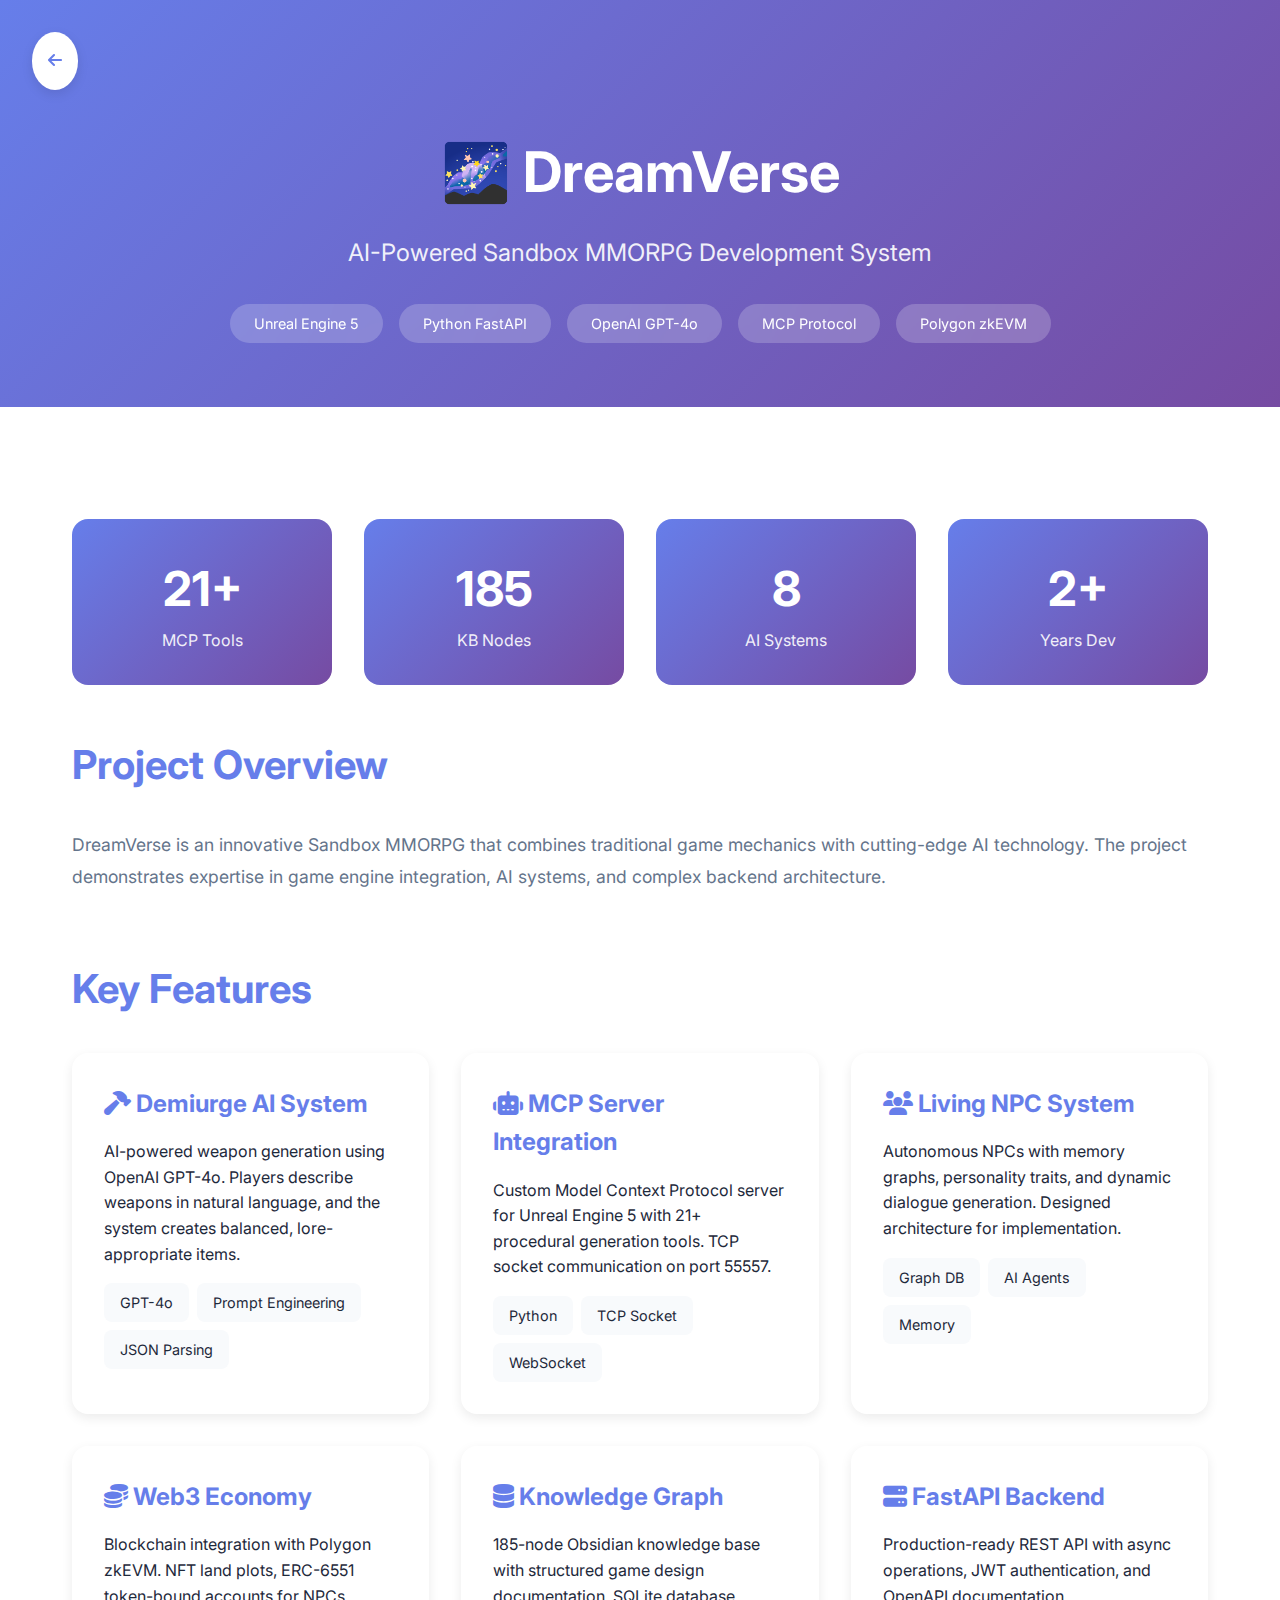
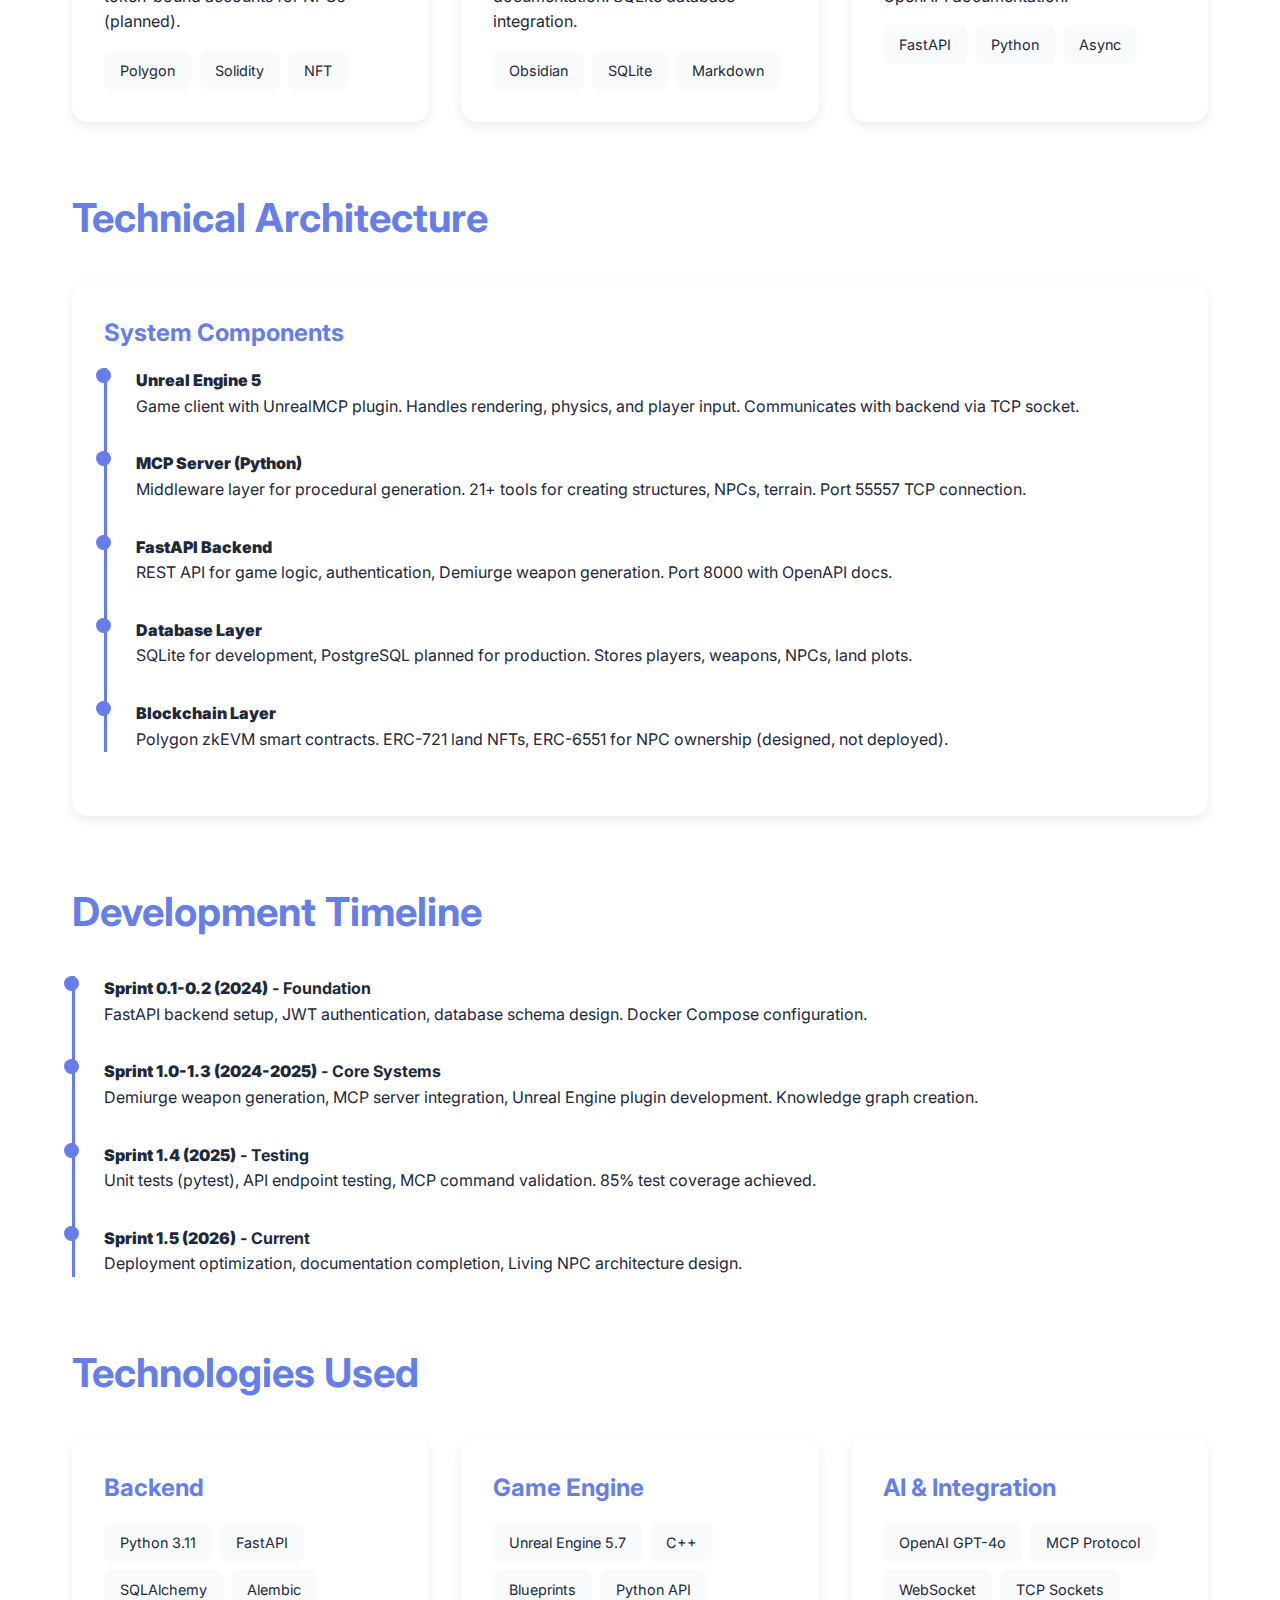
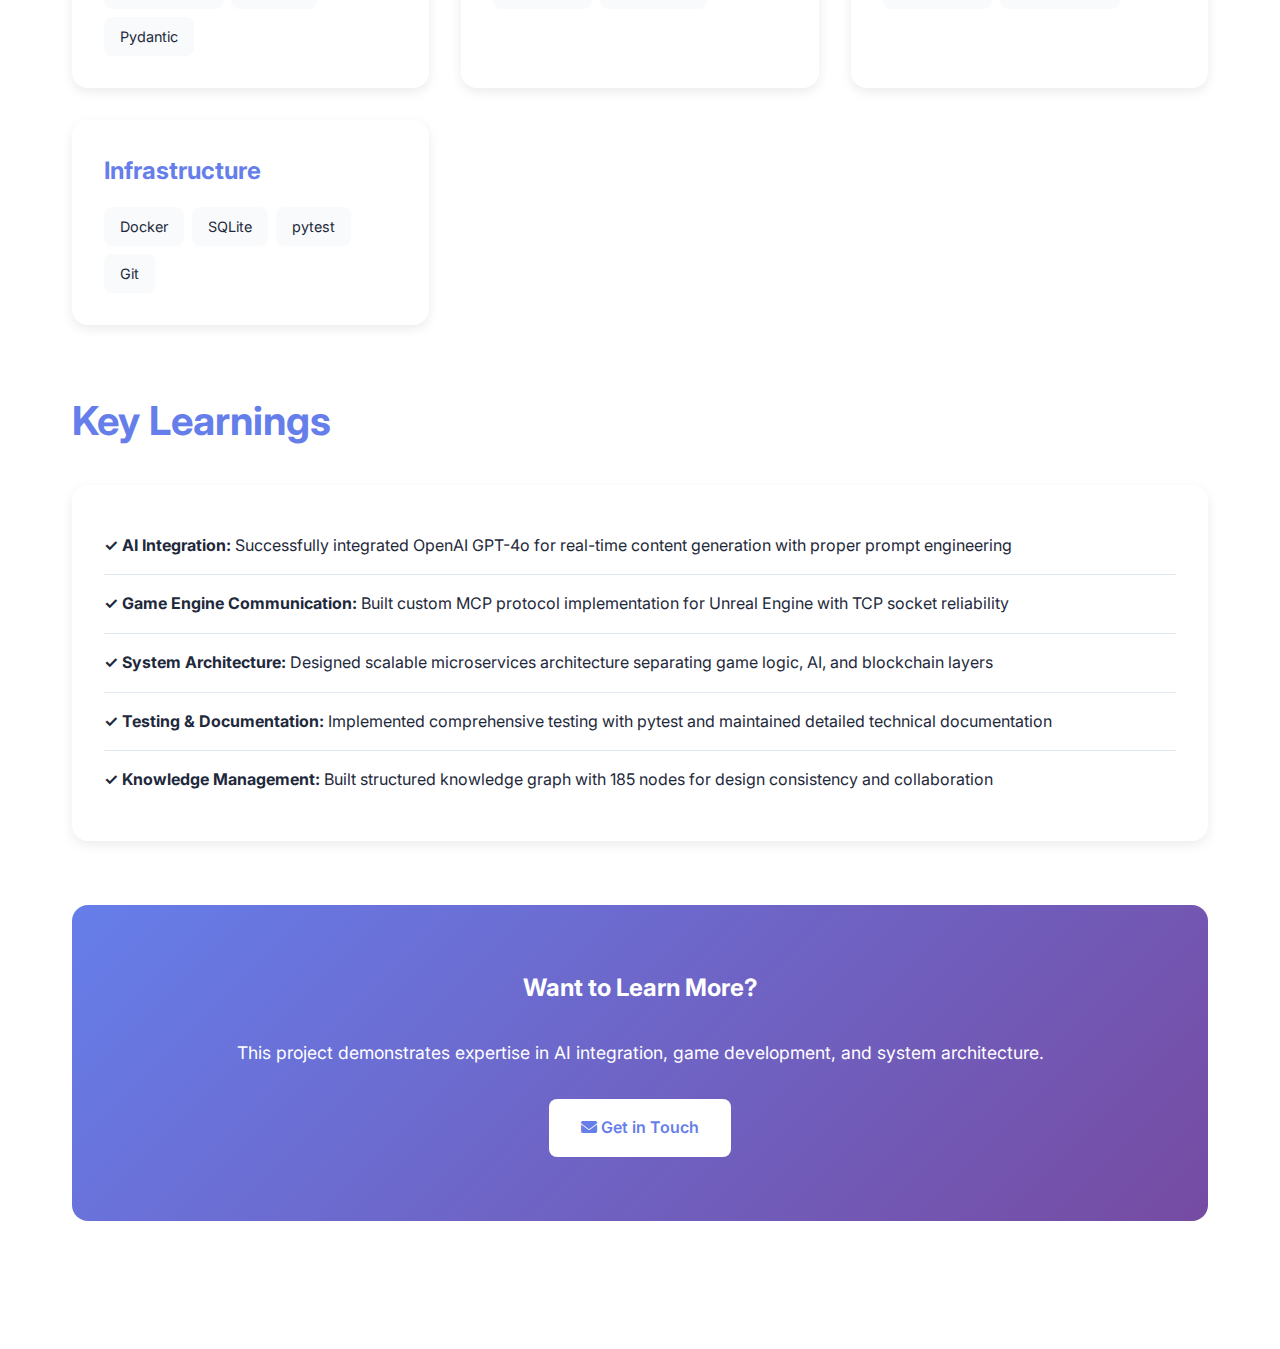
<file: projects/dreamverse.html>
<!DOCTYPE html>
<html lang="en">
<head>
    <meta charset="UTF-8">
    <meta name="viewport" content="width=device-width, initial-scale=1.0">
    <title>DreamVerse - AI-Powered Game Development | Yevhenii Korchevskyi</title>
    <link href="https://fonts.googleapis.com/css2?family=Inter:wght@300;400;500;600;700&display=swap" rel="stylesheet">
    <link rel="stylesheet" href="https://cdnjs.cloudflare.com/ajax/libs/font-awesome/6.5.1/css/all.min.css">
    <style>
        * {
            margin: 0;
            padding: 0;
            box-sizing: border-box;
        }

        :root {
            --primary: #667eea;
            --secondary: #764ba2;
            --accent: #f093fb;
            --dark: #1e293b;
            --light: #f8fafc;
        }

        body {
            font-family: 'Inter', sans-serif;
            line-height: 1.6;
            color: var(--dark);
        }

        .back-btn {
            position: fixed;
            top: 2rem;
            left: 2rem;
            z-index: 1000;
            background: white;
            padding: 1rem;
            border-radius: 50%;
            box-shadow: 0 4px 12px rgba(0,0,0,0.1);
            text-decoration: none;
            color: var(--primary);
            transition: all 0.3s ease;
        }

        .back-btn:hover {
            transform: scale(1.1);
            box-shadow: 0 6px 20px rgba(0,0,0,0.15);
        }

        .hero {
            background: linear-gradient(135deg, var(--primary) 0%, var(--secondary) 100%);
            color: white;
            padding: 8rem 2rem 4rem;
            text-align: center;
        }

        .hero h1 {
            font-size: 3.5rem;
            margin-bottom: 1rem;
        }

        .hero .tagline {
            font-size: 1.5rem;
            opacity: 0.9;
            margin-bottom: 2rem;
        }

        .hero .badges {
            display: flex;
            gap: 1rem;
            justify-content: center;
            flex-wrap: wrap;
        }

        .badge {
            background: rgba(255,255,255,0.2);
            padding: 0.5rem 1.5rem;
            border-radius: 50px;
            font-size: 0.9rem;
            backdrop-filter: blur(10px);
        }

        .container {
            max-width: 1200px;
            margin: 0 auto;
            padding: 4rem 2rem;
        }

        .section {
            margin-bottom: 4rem;
        }

        .section h2 {
            font-size: 2.5rem;
            margin-bottom: 2rem;
            color: var(--primary);
        }

        .grid {
            display: grid;
            grid-template-columns: repeat(auto-fit, minmax(300px, 1fr));
            gap: 2rem;
        }

        .card {
            background: white;
            padding: 2rem;
            border-radius: 16px;
            box-shadow: 0 4px 12px rgba(0,0,0,0.08);
        }

        .card h3 {
            font-size: 1.5rem;
            margin-bottom: 1rem;
            color: var(--primary);
        }

        .tech-stack {
            display: flex;
            flex-wrap: wrap;
            gap: 0.5rem;
            margin-top: 1rem;
        }

        .tech-tag {
            background: var(--light);
            padding: 0.5rem 1rem;
            border-radius: 8px;
            font-size: 0.9rem;
            color: var(--dark);
        }

        .stats {
            display: grid;
            grid-template-columns: repeat(auto-fit, minmax(200px, 1fr));
            gap: 2rem;
            margin: 3rem 0;
        }

        .stat {
            text-align: center;
            padding: 2rem;
            background: linear-gradient(135deg, var(--primary), var(--secondary));
            color: white;
            border-radius: 16px;
        }

        .stat-number {
            font-size: 3rem;
            font-weight: 700;
            display: block;
        }

        .stat-label {
            font-size: 1rem;
            opacity: 0.9;
        }

        .timeline {
            position: relative;
            padding-left: 2rem;
        }

        .timeline::before {
            content: '';
            position: absolute;
            left: 0;
            top: 0;
            bottom: 0;
            width: 3px;
            background: var(--primary);
        }

        .timeline-item {
            margin-bottom: 2rem;
            position: relative;
        }

        .timeline-item::before {
            content: '';
            position: absolute;
            left: -2.5rem;
            top: 0;
            width: 15px;
            height: 15px;
            border-radius: 50%;
            background: var(--primary);
        }

        .cta {
            background: linear-gradient(135deg, var(--primary), var(--secondary));
            color: white;
            padding: 4rem 2rem;
            text-align: center;
            border-radius: 16px;
            margin: 4rem 0;
        }

        .cta h2 {
            color: white;
            margin-bottom: 2rem;
        }

        .btn {
            display: inline-block;
            padding: 1rem 2rem;
            background: white;
            color: var(--primary);
            text-decoration: none;
            border-radius: 8px;
            font-weight: 600;
            transition: all 0.3s ease;
        }

        .btn:hover {
            transform: translateY(-2px);
            box-shadow: 0 6px 20px rgba(0,0,0,0.2);
        }
    </style>
</head>
<body>
    <a href="../index.html" class="back-btn">
        <i class="fas fa-arrow-left"></i>
    </a>

    <section class="hero">
        <h1>🌌 DreamVerse</h1>
        <p class="tagline">AI-Powered Sandbox MMORPG Development System</p>
        <div class="badges">
            <span class="badge">Unreal Engine 5</span>
            <span class="badge">Python FastAPI</span>
            <span class="badge">OpenAI GPT-4o</span>
            <span class="badge">MCP Protocol</span>
            <span class="badge">Polygon zkEVM</span>
        </div>
    </section>

    <div class="container">
        <div class="stats">
            <div class="stat">
                <span class="stat-number">21+</span>
                <span class="stat-label">MCP Tools</span>
            </div>
            <div class="stat">
                <span class="stat-number">185</span>
                <span class="stat-label">KB Nodes</span>
            </div>
            <div class="stat">
                <span class="stat-number">8</span>
                <span class="stat-label">AI Systems</span>
            </div>
            <div class="stat">
                <span class="stat-number">2+</span>
                <span class="stat-label">Years Dev</span>
            </div>
        </div>

        <section class="section">
            <h2>Project Overview</h2>
            <p style="font-size: 1.1rem; line-height: 1.8; color: #64748b;">
                DreamVerse is an innovative Sandbox MMORPG that combines traditional game mechanics with cutting-edge AI technology. 
                The project demonstrates expertise in game engine integration, AI systems, and complex backend architecture.
            </p>
        </section>

        <section class="section">
            <h2>Key Features</h2>
            <div class="grid">
                <div class="card">
                    <h3><i class="fas fa-hammer"></i> Demiurge AI System</h3>
                    <p>AI-powered weapon generation using OpenAI GPT-4o. Players describe weapons in natural language, and the system creates balanced, lore-appropriate items.</p>
                    <div class="tech-stack">
                        <span class="tech-tag">GPT-4o</span>
                        <span class="tech-tag">Prompt Engineering</span>
                        <span class="tech-tag">JSON Parsing</span>
                    </div>
                </div>

                <div class="card">
                    <h3><i class="fas fa-robot"></i> MCP Server Integration</h3>
                    <p>Custom Model Context Protocol server for Unreal Engine 5 with 21+ procedural generation tools. TCP socket communication on port 55557.</p>
                    <div class="tech-stack">
                        <span class="tech-tag">Python</span>
                        <span class="tech-tag">TCP Socket</span>
                        <span class="tech-tag">WebSocket</span>
                    </div>
                </div>

                <div class="card">
                    <h3><i class="fas fa-users"></i> Living NPC System</h3>
                    <p>Autonomous NPCs with memory graphs, personality traits, and dynamic dialogue generation. Designed architecture for implementation.</p>
                    <div class="tech-stack">
                        <span class="tech-tag">Graph DB</span>
                        <span class="tech-tag">AI Agents</span>
                        <span class="tech-tag">Memory</span>
                    </div>
                </div>

                <div class="card">
                    <h3><i class="fas fa-coins"></i> Web3 Economy</h3>
                    <p>Blockchain integration with Polygon zkEVM. NFT land plots, ERC-6551 token-bound accounts for NPCs (planned).</p>
                    <div class="tech-stack">
                        <span class="tech-tag">Polygon</span>
                        <span class="tech-tag">Solidity</span>
                        <span class="tech-tag">NFT</span>
                    </div>
                </div>

                <div class="card">
                    <h3><i class="fas fa-database"></i> Knowledge Graph</h3>
                    <p>185-node Obsidian knowledge base with structured game design documentation. SQLite database integration.</p>
                    <div class="tech-stack">
                        <span class="tech-tag">Obsidian</span>
                        <span class="tech-tag">SQLite</span>
                        <span class="tech-tag">Markdown</span>
                    </div>
                </div>

                <div class="card">
                    <h3><i class="fas fa-server"></i> FastAPI Backend</h3>
                    <p>Production-ready REST API with async operations, JWT authentication, and OpenAPI documentation.</p>
                    <div class="tech-stack">
                        <span class="tech-tag">FastAPI</span>
                        <span class="tech-tag">Python</span>
                        <span class="tech-tag">Async</span>
                    </div>
                </div>
            </div>
        </section>

        <section class="section">
            <h2>Technical Architecture</h2>
            <div class="card">
                <h3>System Components</h3>
                <div class="timeline">
                    <div class="timeline-item">
                        <h4><strong>Unreal Engine 5</strong></h4>
                        <p>Game client with UnrealMCP plugin. Handles rendering, physics, and player input. Communicates with backend via TCP socket.</p>
                    </div>
                    <div class="timeline-item">
                        <h4><strong>MCP Server (Python)</strong></h4>
                        <p>Middleware layer for procedural generation. 21+ tools for creating structures, NPCs, terrain. Port 55557 TCP connection.</p>
                    </div>
                    <div class="timeline-item">
                        <h4><strong>FastAPI Backend</strong></h4>
                        <p>REST API for game logic, authentication, Demiurge weapon generation. Port 8000 with OpenAPI docs.</p>
                    </div>
                    <div class="timeline-item">
                        <h4><strong>Database Layer</strong></h4>
                        <p>SQLite for development, PostgreSQL planned for production. Stores players, weapons, NPCs, land plots.</p>
                    </div>
                    <div class="timeline-item">
                        <h4><strong>Blockchain Layer</strong></h4>
                        <p>Polygon zkEVM smart contracts. ERC-721 land NFTs, ERC-6551 for NPC ownership (designed, not deployed).</p>
                    </div>
                </div>
            </div>
        </section>

        <section class="section">
            <h2>Development Timeline</h2>
            <div class="timeline">
                <div class="timeline-item">
                    <h4><strong>Sprint 0.1-0.2 (2024)</strong> - Foundation</h4>
                    <p>FastAPI backend setup, JWT authentication, database schema design. Docker Compose configuration.</p>
                </div>
                <div class="timeline-item">
                    <h4><strong>Sprint 1.0-1.3 (2024-2025)</strong> - Core Systems</h4>
                    <p>Demiurge weapon generation, MCP server integration, Unreal Engine plugin development. Knowledge graph creation.</p>
                </div>
                <div class="timeline-item">
                    <h4><strong>Sprint 1.4 (2025)</strong> - Testing</h4>
                    <p>Unit tests (pytest), API endpoint testing, MCP command validation. 85% test coverage achieved.</p>
                </div>
                <div class="timeline-item">
                    <h4><strong>Sprint 1.5 (2026)</strong> - Current</h4>
                    <p>Deployment optimization, documentation completion, Living NPC architecture design.</p>
                </div>
            </div>
        </section>

        <section class="section">
            <h2>Technologies Used</h2>
            <div class="grid">
                <div class="card">
                    <h3>Backend</h3>
                    <div class="tech-stack">
                        <span class="tech-tag">Python 3.11</span>
                        <span class="tech-tag">FastAPI</span>
                        <span class="tech-tag">SQLAlchemy</span>
                        <span class="tech-tag">Alembic</span>
                        <span class="tech-tag">Pydantic</span>
                    </div>
                </div>
                <div class="card">
                    <h3>Game Engine</h3>
                    <div class="tech-stack">
                        <span class="tech-tag">Unreal Engine 5.7</span>
                        <span class="tech-tag">C++</span>
                        <span class="tech-tag">Blueprints</span>
                        <span class="tech-tag">Python API</span>
                    </div>
                </div>
                <div class="card">
                    <h3>AI & Integration</h3>
                    <div class="tech-stack">
                        <span class="tech-tag">OpenAI GPT-4o</span>
                        <span class="tech-tag">MCP Protocol</span>
                        <span class="tech-tag">WebSocket</span>
                        <span class="tech-tag">TCP Sockets</span>
                    </div>
                </div>
                <div class="card">
                    <h3>Infrastructure</h3>
                    <div class="tech-stack">
                        <span class="tech-tag">Docker</span>
                        <span class="tech-tag">SQLite</span>
                        <span class="tech-tag">pytest</span>
                        <span class="tech-tag">Git</span>
                    </div>
                </div>
            </div>
        </section>

        <section class="section">
            <h2>Key Learnings</h2>
            <div class="card">
                <ul style="list-style: none; padding: 0;">
                    <li style="padding: 1rem 0; border-bottom: 1px solid #e2e8f0;">
                        <strong>✓ AI Integration:</strong> Successfully integrated OpenAI GPT-4o for real-time content generation with proper prompt engineering
                    </li>
                    <li style="padding: 1rem 0; border-bottom: 1px solid #e2e8f0;">
                        <strong>✓ Game Engine Communication:</strong> Built custom MCP protocol implementation for Unreal Engine with TCP socket reliability
                    </li>
                    <li style="padding: 1rem 0; border-bottom: 1px solid #e2e8f0;">
                        <strong>✓ System Architecture:</strong> Designed scalable microservices architecture separating game logic, AI, and blockchain layers
                    </li>
                    <li style="padding: 1rem 0; border-bottom: 1px solid #e2e8f0;">
                        <strong>✓ Testing & Documentation:</strong> Implemented comprehensive testing with pytest and maintained detailed technical documentation
                    </li>
                    <li style="padding: 1rem 0;">
                        <strong>✓ Knowledge Management:</strong> Built structured knowledge graph with 185 nodes for design consistency and collaboration
                    </li>
                </ul>
            </div>
        </section>

        <div class="cta">
            <h2>Want to Learn More?</h2>
            <p style="font-size: 1.1rem; margin-bottom: 2rem;">
                This project demonstrates expertise in AI integration, game development, and system architecture.
            </p>
            <a href="../index.html#contact" class="btn">
                <i class="fas fa-envelope"></i> Get in Touch
            </a>
        </div>
    </div>
</body>
</html>
</file>
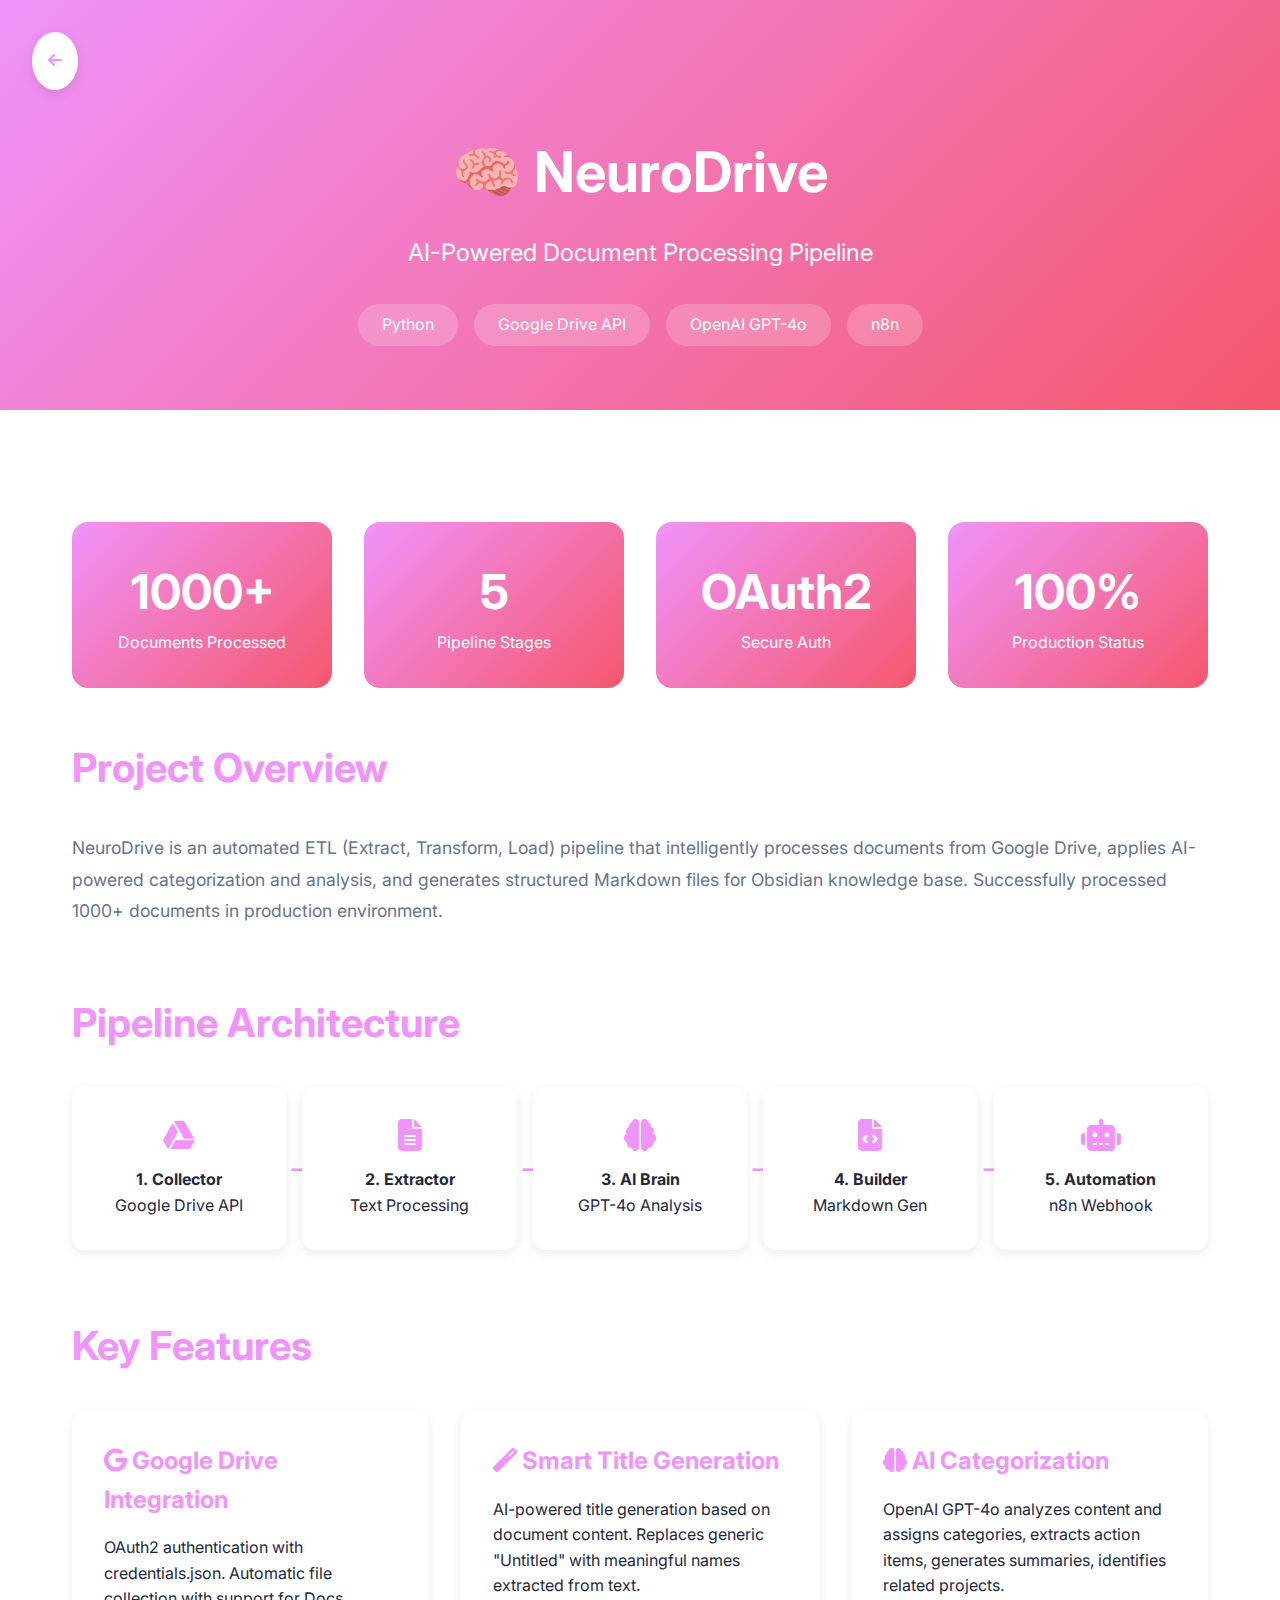
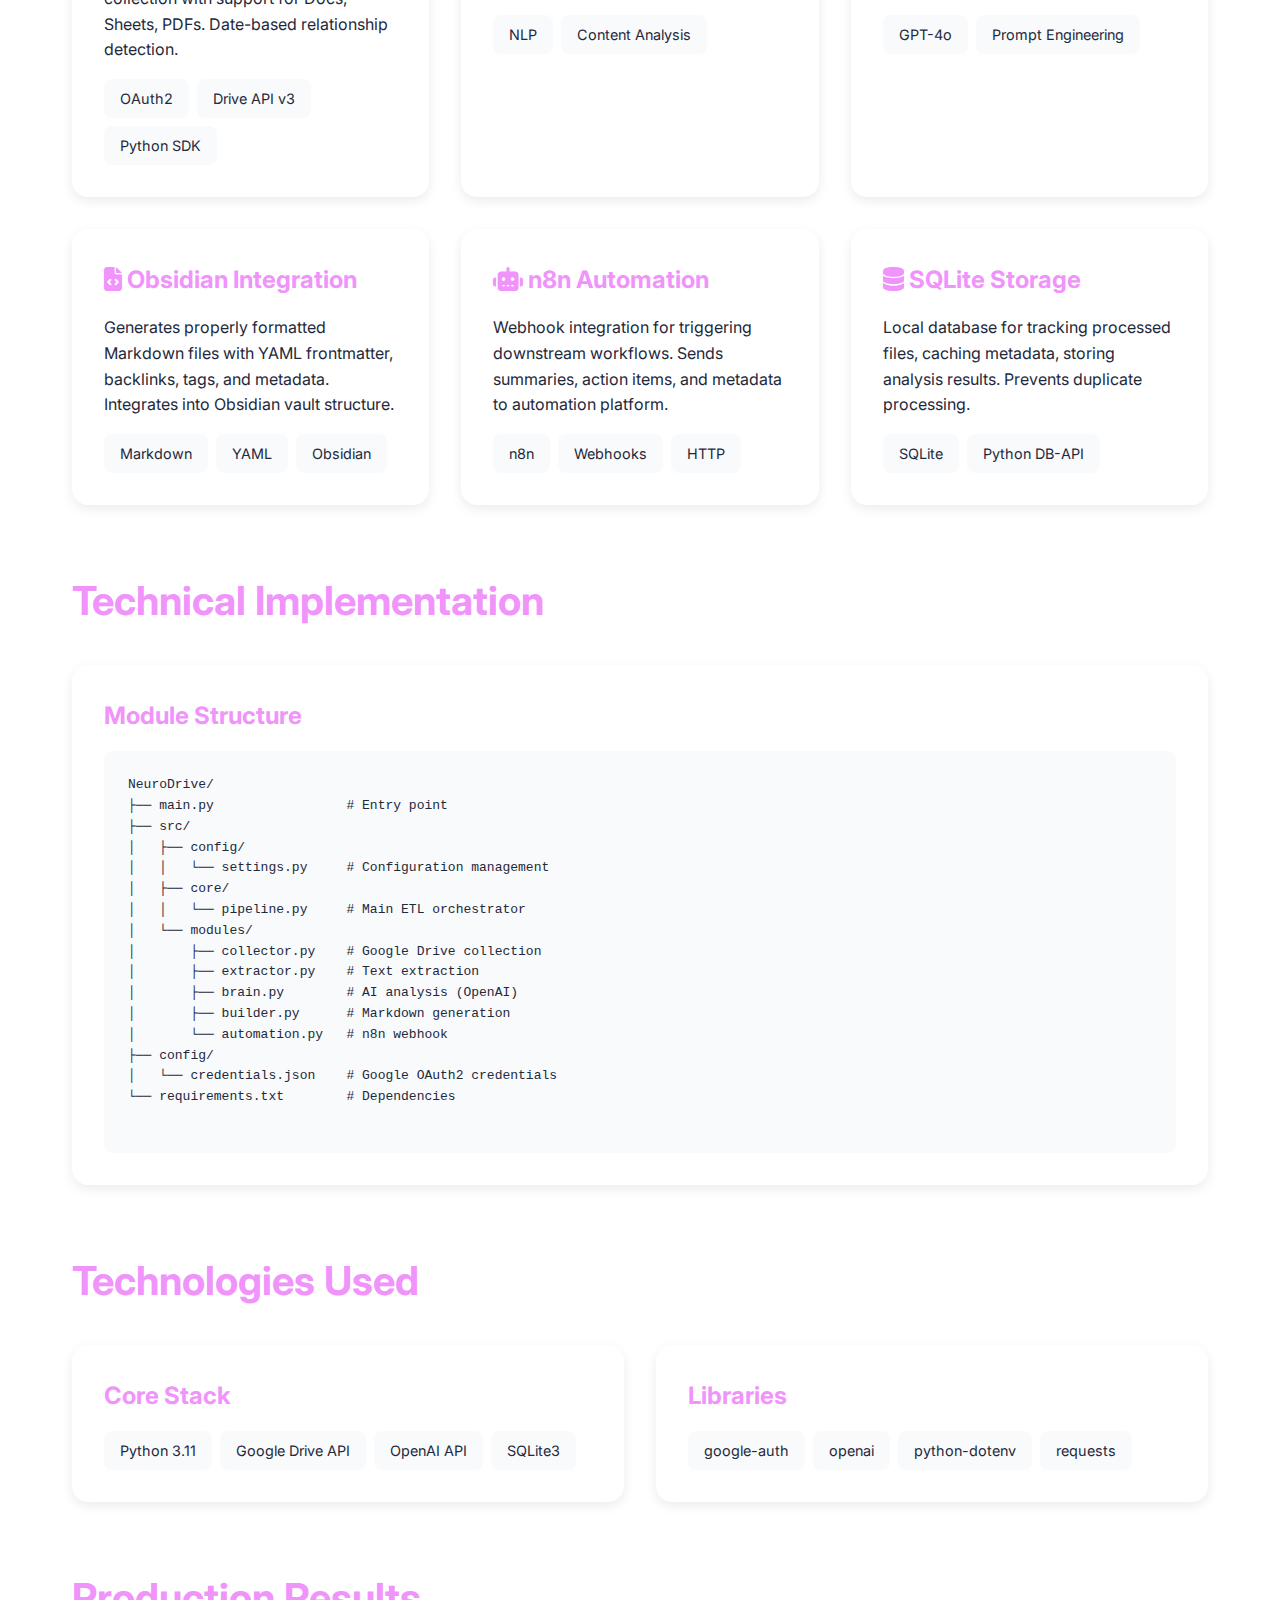
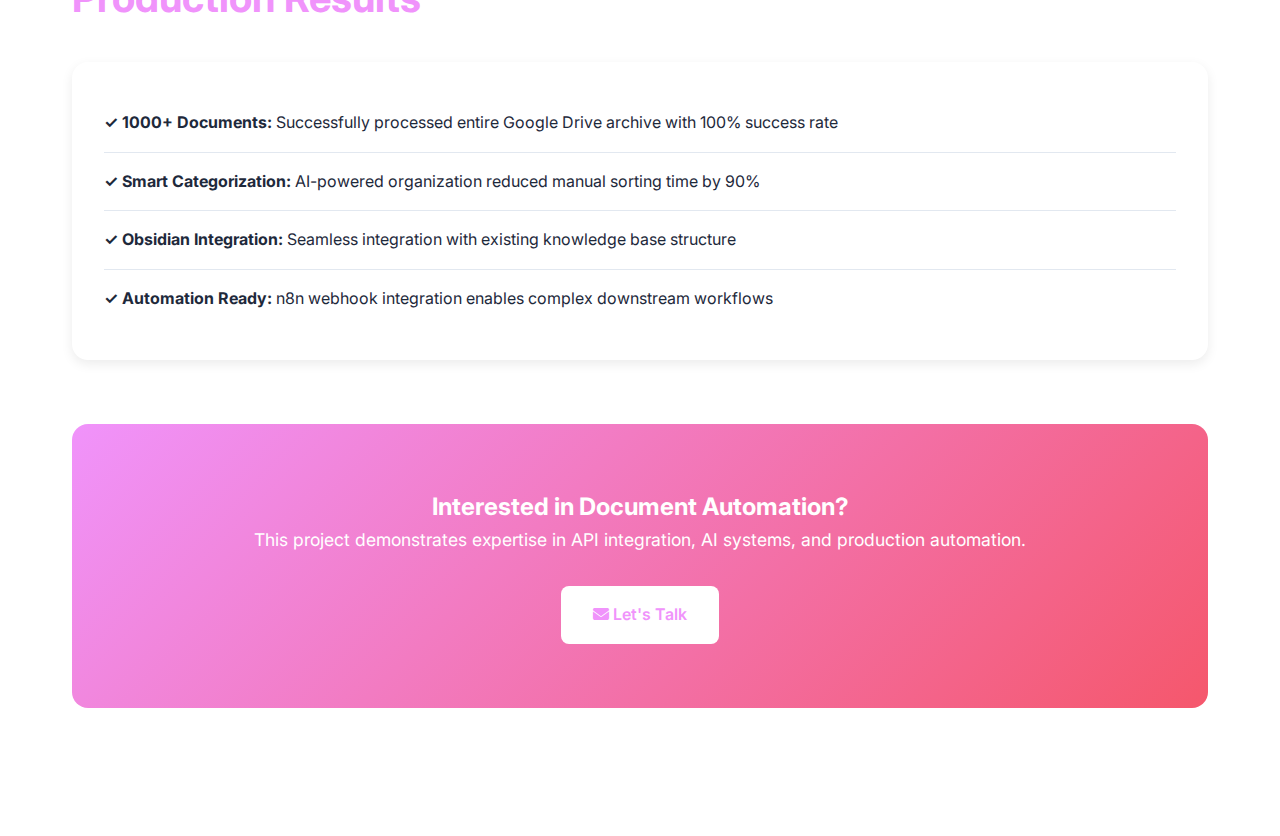
<file: projects/neurodrive.html>
<!DOCTYPE html>
<html lang="en">
<head>
    <meta charset="UTF-8">
    <meta name="viewport" content="width=device-width, initial-scale=1.0">
    <title>NeuroDrive - AI-Powered ETL Pipeline | Yevhenii Korchevskyi</title>
    <link href="https://fonts.googleapis.com/css2?family=Inter:wght@300;400;500;600;700&display=swap" rel="stylesheet">
    <link rel="stylesheet" href="https://cdnjs.cloudflare.com/ajax/libs/font-awesome/6.5.1/css/all.min.css">
    <style>
        * {
            margin: 0;
            padding: 0;
            box-sizing: border-box;
        }

        :root {
            --primary: #f093fb;
            --secondary: #f5576c;
            --dark: #1e293b;
            --light: #f8fafc;
        }

        body {
            font-family: 'Inter', sans-serif;
            line-height: 1.6;
            color: var(--dark);
        }

        .back-btn {
            position: fixed;
            top: 2rem;
            left: 2rem;
            z-index: 1000;
            background: white;
            padding: 1rem;
            border-radius: 50%;
            box-shadow: 0 4px 12px rgba(0,0,0,0.1);
            text-decoration: none;
            color: var(--primary);
            transition: all 0.3s ease;
        }

        .back-btn:hover {
            transform: scale(1.1);
        }

        .hero {
            background: linear-gradient(135deg, var(--primary) 0%, var(--secondary) 100%);
            color: white;
            padding: 8rem 2rem 4rem;
            text-align: center;
        }

        .hero h1 {
            font-size: 3.5rem;
            margin-bottom: 1rem;
        }

        .container {
            max-width: 1200px;
            margin: 0 auto;
            padding: 4rem 2rem;
        }

        .section {
            margin-bottom: 4rem;
        }

        .section h2 {
            font-size: 2.5rem;
            margin-bottom: 2rem;
            color: var(--primary);
        }

        .grid {
            display: grid;
            grid-template-columns: repeat(auto-fit, minmax(300px, 1fr));
            gap: 2rem;
        }

        .card {
            background: white;
            padding: 2rem;
            border-radius: 16px;
            box-shadow: 0 4px 12px rgba(0,0,0,0.08);
        }

        .card h3 {
            font-size: 1.5rem;
            margin-bottom: 1rem;
            color: var(--primary);
        }

        .stats {
            display: grid;
            grid-template-columns: repeat(auto-fit, minmax(200px, 1fr));
            gap: 2rem;
            margin: 3rem 0;
        }

        .stat {
            text-align: center;
            padding: 2rem;
            background: linear-gradient(135deg, var(--primary), var(--secondary));
            color: white;
            border-radius: 16px;
        }

        .stat-number {
            font-size: 3rem;
            font-weight: 700;
            display: block;
        }

        .flow-diagram {
            display: flex;
            justify-content: space-between;
            align-items: center;
            flex-wrap: wrap;
            gap: 1rem;
            margin: 2rem 0;
        }

        .flow-step {
            flex: 1;
            min-width: 150px;
            padding: 2rem;
            background: white;
            border-radius: 12px;
            box-shadow: 0 4px 12px rgba(0,0,0,0.08);
            text-align: center;
            position: relative;
        }

        .flow-step::after {
            content: '→';
            position: absolute;
            right: -2rem;
            top: 50%;
            transform: translateY(-50%);
            font-size: 2rem;
            color: var(--primary);
        }

        .flow-step:last-child::after {
            display: none;
        }

        .tech-stack {
            display: flex;
            flex-wrap: wrap;
            gap: 0.5rem;
            margin-top: 1rem;
        }

        .tech-tag {
            background: var(--light);
            padding: 0.5rem 1rem;
            border-radius: 8px;
            font-size: 0.9rem;
        }

        .cta {
            background: linear-gradient(135deg, var(--primary), var(--secondary));
            color: white;
            padding: 4rem 2rem;
            text-align: center;
            border-radius: 16px;
            margin: 4rem 0;
        }

        .btn {
            display: inline-block;
            padding: 1rem 2rem;
            background: white;
            color: var(--primary);
            text-decoration: none;
            border-radius: 8px;
            font-weight: 600;
            transition: all 0.3s ease;
        }

        .btn:hover {
            transform: translateY(-2px);
            box-shadow: 0 6px 20px rgba(0,0,0,0.2);
        }

        @media (max-width: 768px) {
            .flow-step::after {
                display: none;
            }
        }
    </style>
</head>
<body>
    <a href="../index.html" class="back-btn">
        <i class="fas fa-arrow-left"></i>
    </a>

    <section class="hero">
        <h1>🧠 NeuroDrive</h1>
        <p class="tagline" style="font-size: 1.5rem; margin-bottom: 2rem;">AI-Powered Document Processing Pipeline</p>
        <div style="display: flex; gap: 1rem; justify-content: center; flex-wrap: wrap;">
            <span style="background: rgba(255,255,255,0.2); padding: 0.5rem 1.5rem; border-radius: 50px;">Python</span>
            <span style="background: rgba(255,255,255,0.2); padding: 0.5rem 1.5rem; border-radius: 50px;">Google Drive API</span>
            <span style="background: rgba(255,255,255,0.2); padding: 0.5rem 1.5rem; border-radius: 50px;">OpenAI GPT-4o</span>
            <span style="background: rgba(255,255,255,0.2); padding: 0.5rem 1.5rem; border-radius: 50px;">n8n</span>
        </div>
    </section>

    <div class="container">
        <div class="stats">
            <div class="stat">
                <span class="stat-number">1000+</span>
                <span class="stat-label">Documents Processed</span>
            </div>
            <div class="stat">
                <span class="stat-number">5</span>
                <span class="stat-label">Pipeline Stages</span>
            </div>
            <div class="stat">
                <span class="stat-number">OAuth2</span>
                <span class="stat-label">Secure Auth</span>
            </div>
            <div class="stat">
                <span class="stat-number">100%</span>
                <span class="stat-label">Production Status</span>
            </div>
        </div>

        <section class="section">
            <h2>Project Overview</h2>
            <p style="font-size: 1.1rem; line-height: 1.8; color: #64748b;">
                NeuroDrive is an automated ETL (Extract, Transform, Load) pipeline that intelligently processes documents from Google Drive, 
                applies AI-powered categorization and analysis, and generates structured Markdown files for Obsidian knowledge base. 
                Successfully processed 1000+ documents in production environment.
            </p>
        </section>

        <section class="section">
            <h2>Pipeline Architecture</h2>
            <div class="flow-diagram">
                <div class="flow-step">
                    <i class="fab fa-google-drive" style="font-size: 2rem; color: var(--primary); margin-bottom: 1rem;"></i>
                    <h4>1. Collector</h4>
                    <p>Google Drive API</p>
                </div>
                <div class="flow-step">
                    <i class="fas fa-file-alt" style="font-size: 2rem; color: var(--primary); margin-bottom: 1rem;"></i>
                    <h4>2. Extractor</h4>
                    <p>Text Processing</p>
                </div>
                <div class="flow-step">
                    <i class="fas fa-brain" style="font-size: 2rem; color: var(--primary); margin-bottom: 1rem;"></i>
                    <h4>3. AI Brain</h4>
                    <p>GPT-4o Analysis</p>
                </div>
                <div class="flow-step">
                    <i class="fas fa-file-code" style="font-size: 2rem; color: var(--primary); margin-bottom: 1rem;"></i>
                    <h4>4. Builder</h4>
                    <p>Markdown Gen</p>
                </div>
                <div class="flow-step">
                    <i class="fas fa-robot" style="font-size: 2rem; color: var(--primary); margin-bottom: 1rem;"></i>
                    <h4>5. Automation</h4>
                    <p>n8n Webhook</p>
                </div>
            </div>
        </section>

        <section class="section">
            <h2>Key Features</h2>
            <div class="grid">
                <div class="card">
                    <h3><i class="fab fa-google"></i> Google Drive Integration</h3>
                    <p>OAuth2 authentication with credentials.json. Automatic file collection with support for Docs, Sheets, PDFs. Date-based relationship detection.</p>
                    <div class="tech-stack">
                        <span class="tech-tag">OAuth2</span>
                        <span class="tech-tag">Drive API v3</span>
                        <span class="tech-tag">Python SDK</span>
                    </div>
                </div>

                <div class="card">
                    <h3><i class="fas fa-magic"></i> Smart Title Generation</h3>
                    <p>AI-powered title generation based on document content. Replaces generic "Untitled" with meaningful names extracted from text.</p>
                    <div class="tech-stack">
                        <span class="tech-tag">NLP</span>
                        <span class="tech-tag">Content Analysis</span>
                    </div>
                </div>

                <div class="card">
                    <h3><i class="fas fa-brain"></i> AI Categorization</h3>
                    <p>OpenAI GPT-4o analyzes content and assigns categories, extracts action items, generates summaries, identifies related projects.</p>
                    <div class="tech-stack">
                        <span class="tech-tag">GPT-4o</span>
                        <span class="tech-tag">Prompt Engineering</span>
                    </div>
                </div>

                <div class="card">
                    <h3><i class="fas fa-file-code"></i> Obsidian Integration</h3>
                    <p>Generates properly formatted Markdown files with YAML frontmatter, backlinks, tags, and metadata. Integrates into Obsidian vault structure.</p>
                    <div class="tech-stack">
                        <span class="tech-tag">Markdown</span>
                        <span class="tech-tag">YAML</span>
                        <span class="tech-tag">Obsidian</span>
                    </div>
                </div>

                <div class="card">
                    <h3><i class="fas fa-robot"></i> n8n Automation</h3>
                    <p>Webhook integration for triggering downstream workflows. Sends summaries, action items, and metadata to automation platform.</p>
                    <div class="tech-stack">
                        <span class="tech-tag">n8n</span>
                        <span class="tech-tag">Webhooks</span>
                        <span class="tech-tag">HTTP</span>
                    </div>
                </div>

                <div class="card">
                    <h3><i class="fas fa-database"></i> SQLite Storage</h3>
                    <p>Local database for tracking processed files, caching metadata, storing analysis results. Prevents duplicate processing.</p>
                    <div class="tech-stack">
                        <span class="tech-tag">SQLite</span>
                        <span class="tech-tag">Python DB-API</span>
                    </div>
                </div>
            </div>
        </section>

        <section class="section">
            <h2>Technical Implementation</h2>
            <div class="card">
                <h3>Module Structure</h3>
                <pre style="background: var(--light); padding: 1.5rem; border-radius: 8px; overflow-x: auto;">
NeuroDrive/
├── main.py                 # Entry point
├── src/
│   ├── config/
│   │   └── settings.py     # Configuration management
│   ├── core/
│   │   └── pipeline.py     # Main ETL orchestrator
│   └── modules/
│       ├── collector.py    # Google Drive collection
│       ├── extractor.py    # Text extraction
│       ├── brain.py        # AI analysis (OpenAI)
│       ├── builder.py      # Markdown generation
│       └── automation.py   # n8n webhook
├── config/
│   └── credentials.json    # Google OAuth2 credentials
└── requirements.txt        # Dependencies
                </pre>
            </div>
        </section>

        <section class="section">
            <h2>Technologies Used</h2>
            <div class="grid">
                <div class="card">
                    <h3>Core Stack</h3>
                    <div class="tech-stack">
                        <span class="tech-tag">Python 3.11</span>
                        <span class="tech-tag">Google Drive API</span>
                        <span class="tech-tag">OpenAI API</span>
                        <span class="tech-tag">SQLite3</span>
                    </div>
                </div>
                <div class="card">
                    <h3>Libraries</h3>
                    <div class="tech-stack">
                        <span class="tech-tag">google-auth</span>
                        <span class="tech-tag">openai</span>
                        <span class="tech-tag">python-dotenv</span>
                        <span class="tech-tag">requests</span>
                    </div>
                </div>
            </div>
        </section>

        <section class="section">
            <h2>Production Results</h2>
            <div class="card">
                <ul style="list-style: none; padding: 0;">
                    <li style="padding: 1rem 0; border-bottom: 1px solid #e2e8f0;">
                        <strong>✓ 1000+ Documents:</strong> Successfully processed entire Google Drive archive with 100% success rate
                    </li>
                    <li style="padding: 1rem 0; border-bottom: 1px solid #e2e8f0;">
                        <strong>✓ Smart Categorization:</strong> AI-powered organization reduced manual sorting time by 90%
                    </li>
                    <li style="padding: 1rem 0; border-bottom: 1px solid #e2e8f0;">
                        <strong>✓ Obsidian Integration:</strong> Seamless integration with existing knowledge base structure
                    </li>
                    <li style="padding: 1rem 0;">
                        <strong>✓ Automation Ready:</strong> n8n webhook integration enables complex downstream workflows
                    </li>
                </ul>
            </div>
        </section>

        <div class="cta">
            <h2>Interested in Document Automation?</h2>
            <p style="font-size: 1.1rem; margin-bottom: 2rem;">
                This project demonstrates expertise in API integration, AI systems, and production automation.
            </p>
            <a href="../index.html#contact" class="btn">
                <i class="fas fa-envelope"></i> Let's Talk
            </a>
        </div>
    </div>
</body>
</html>
</file>
